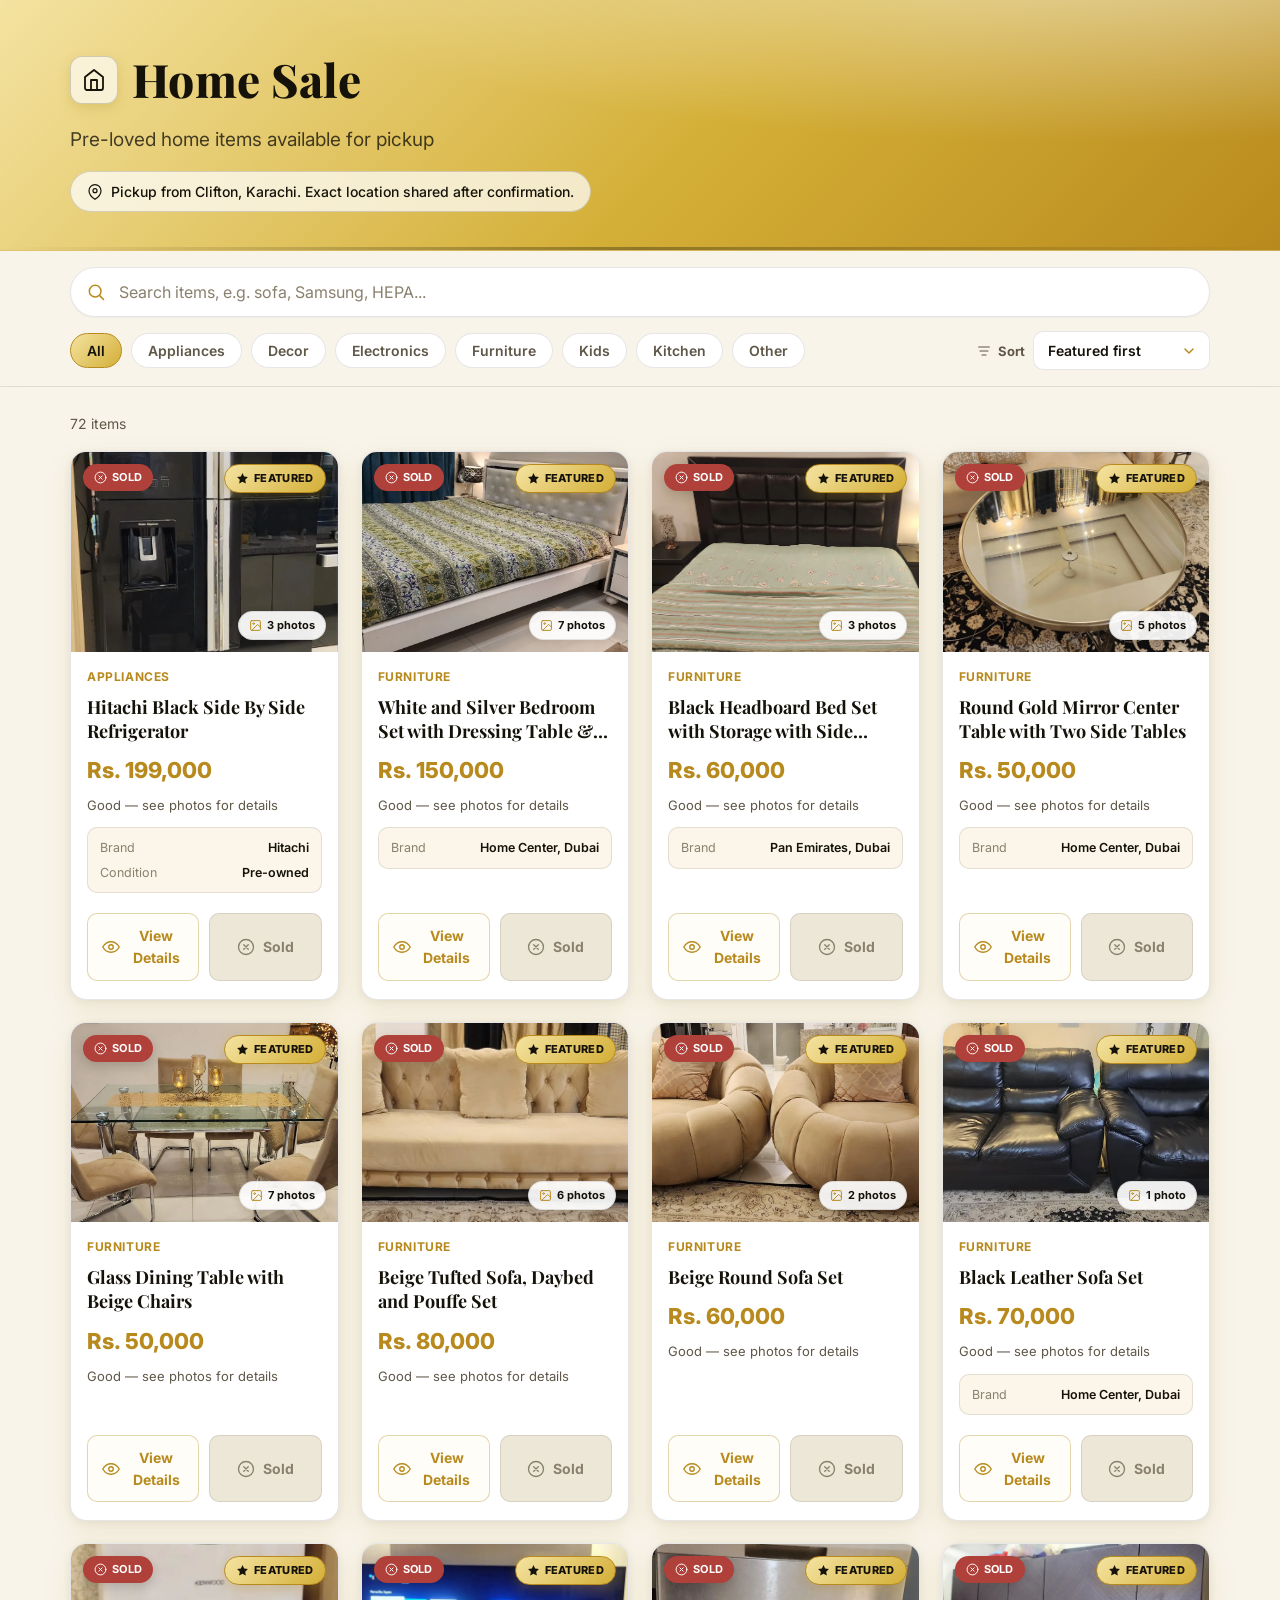
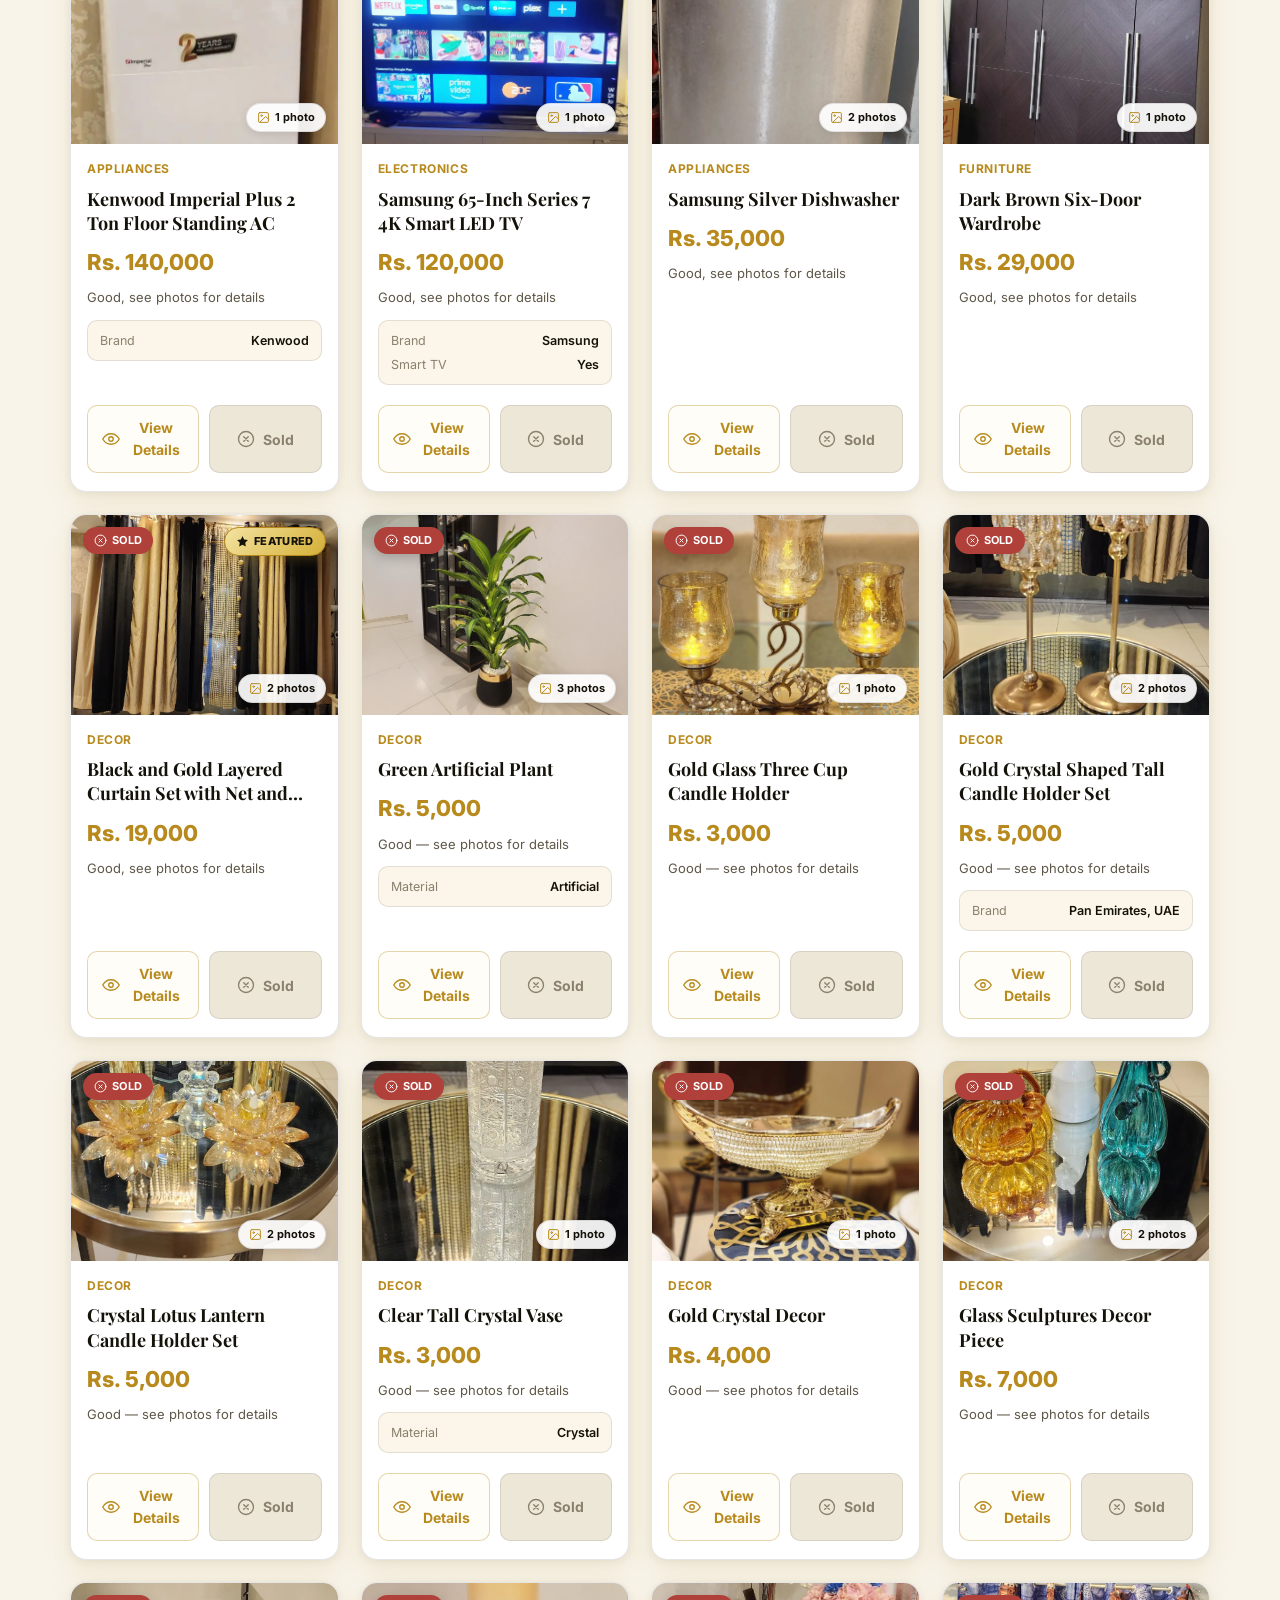
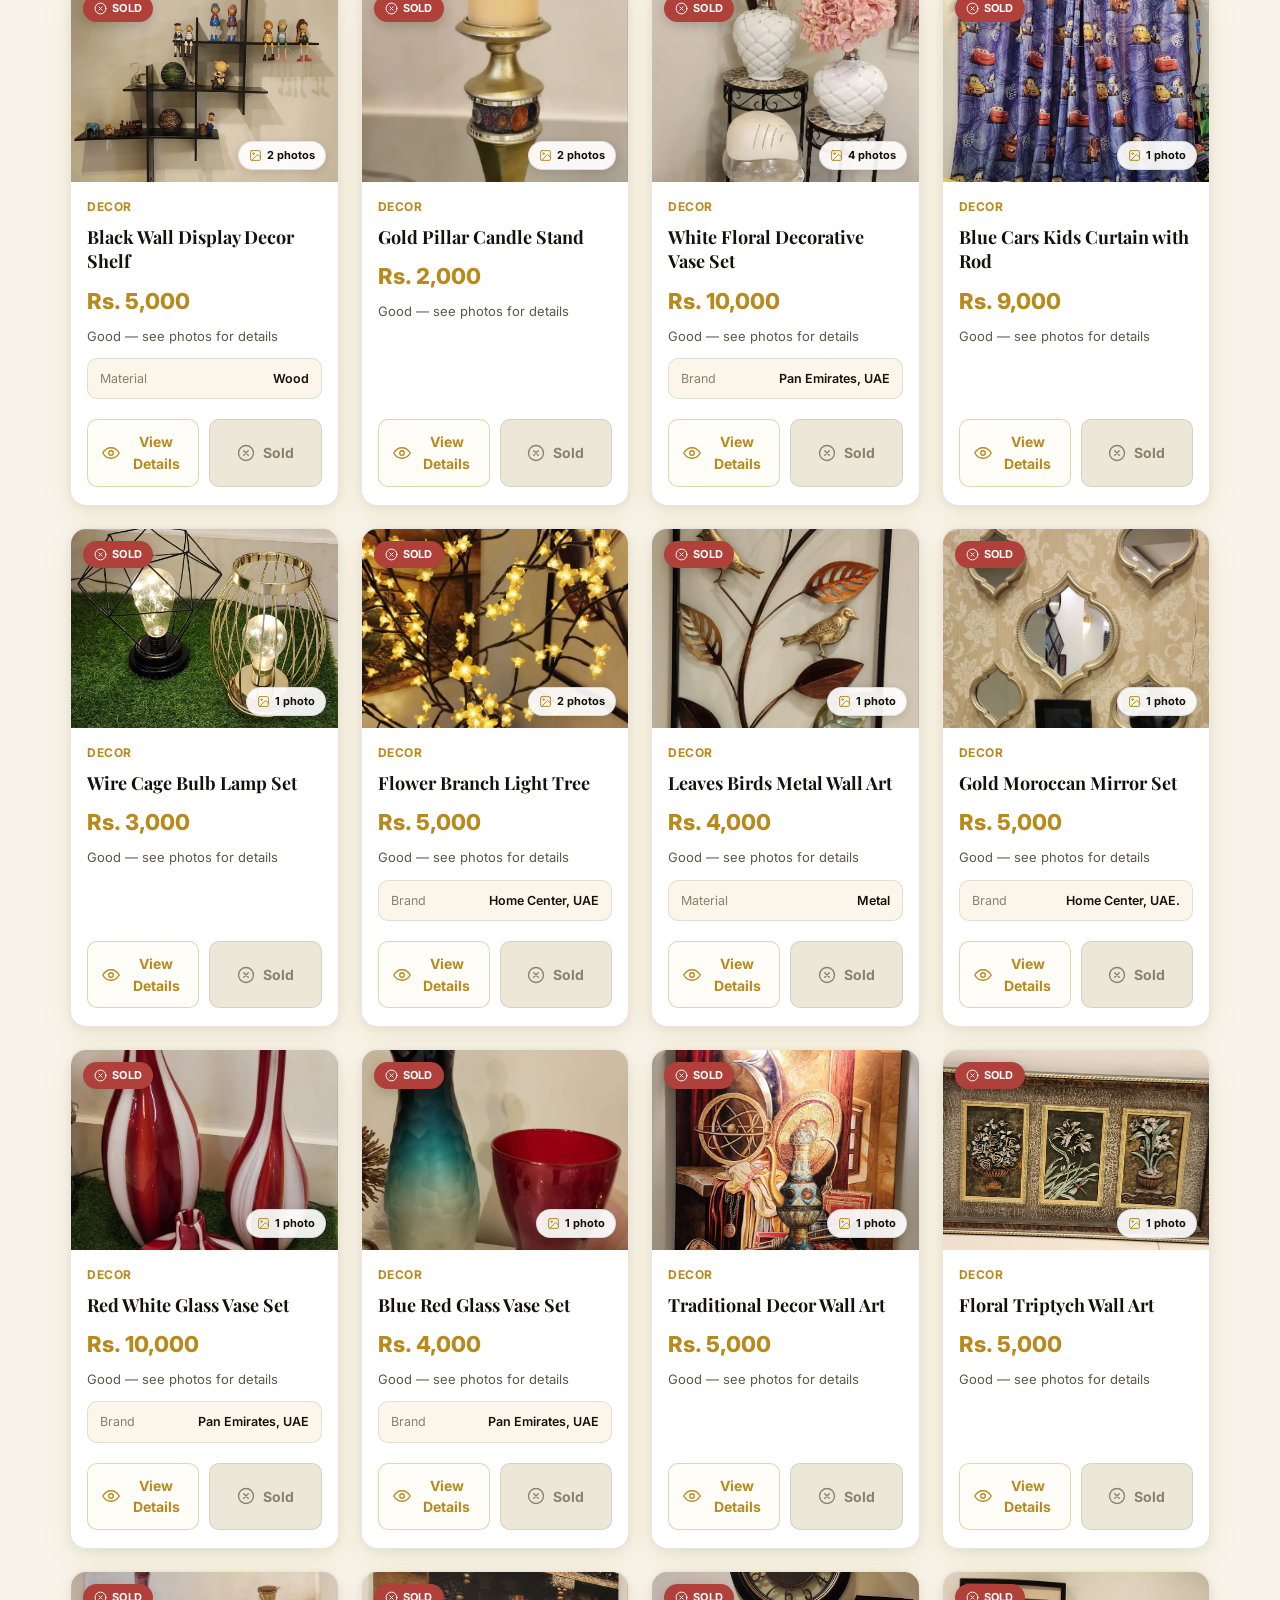
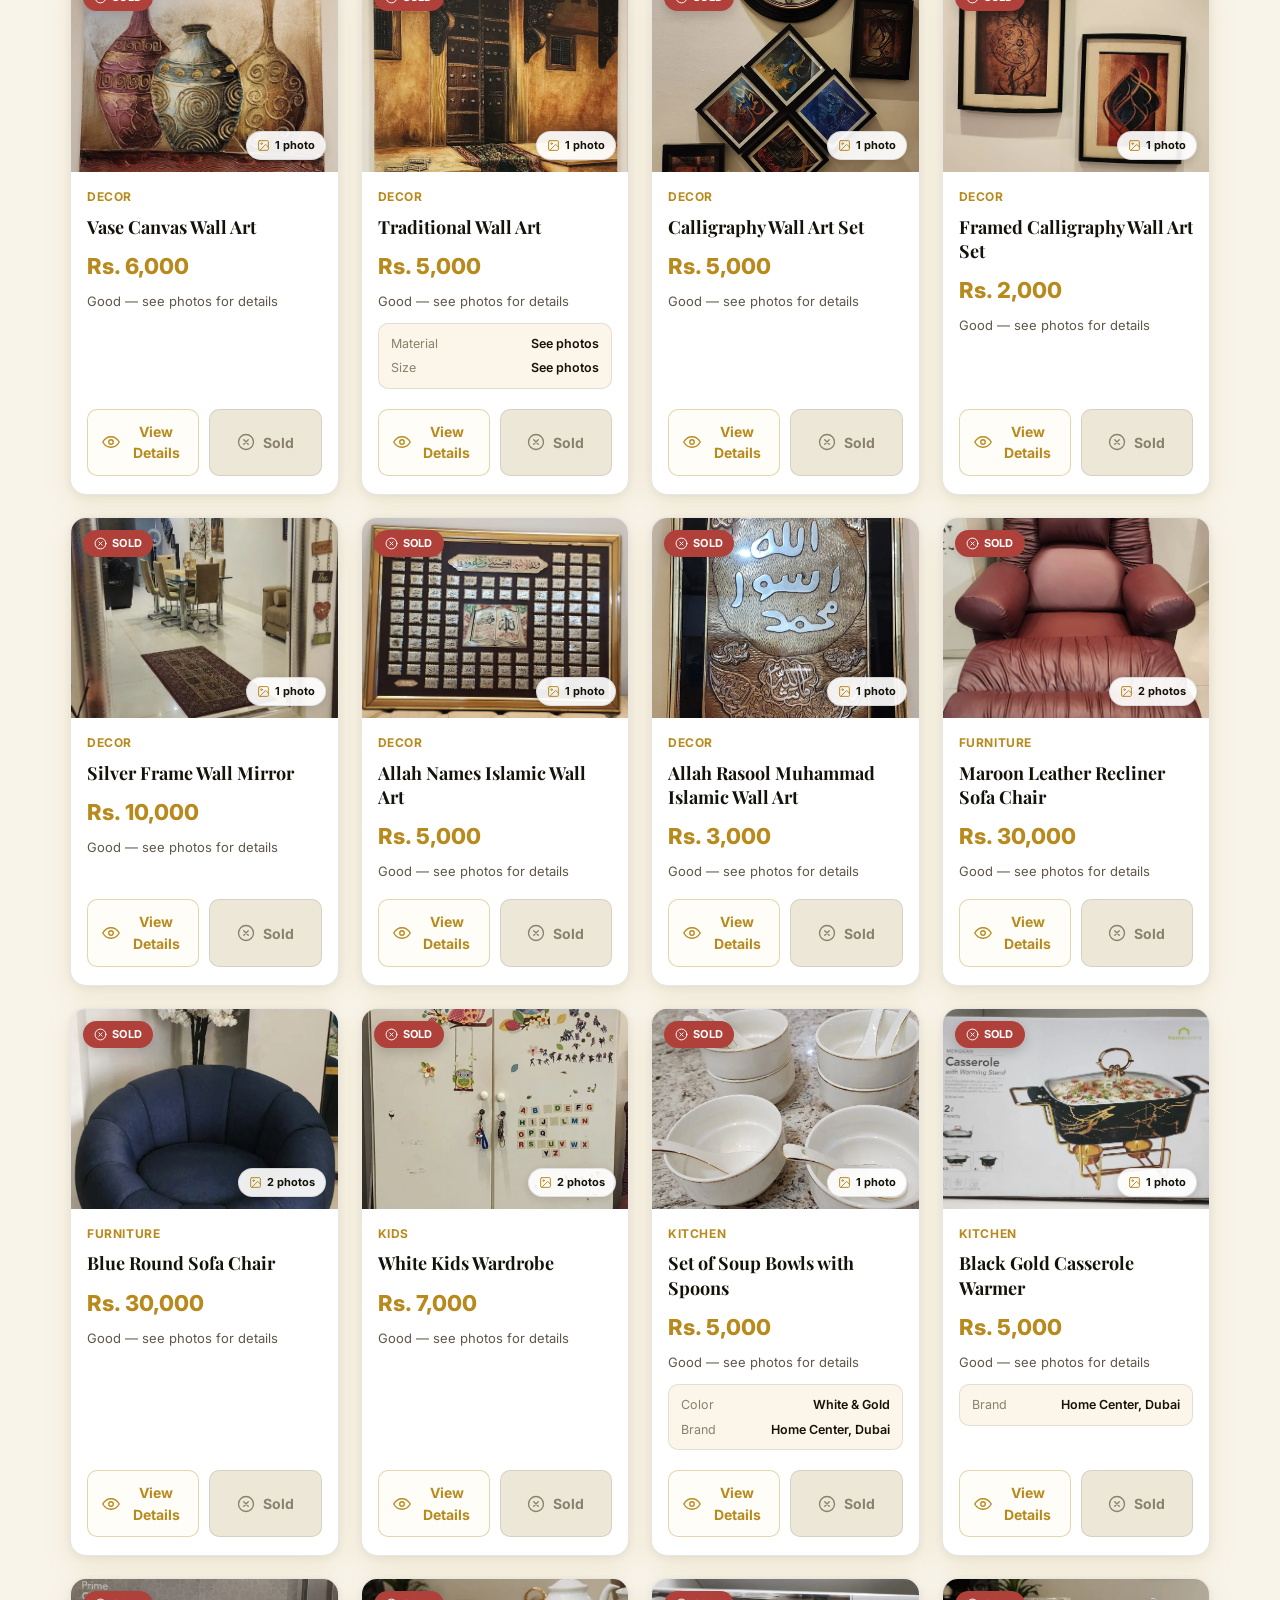
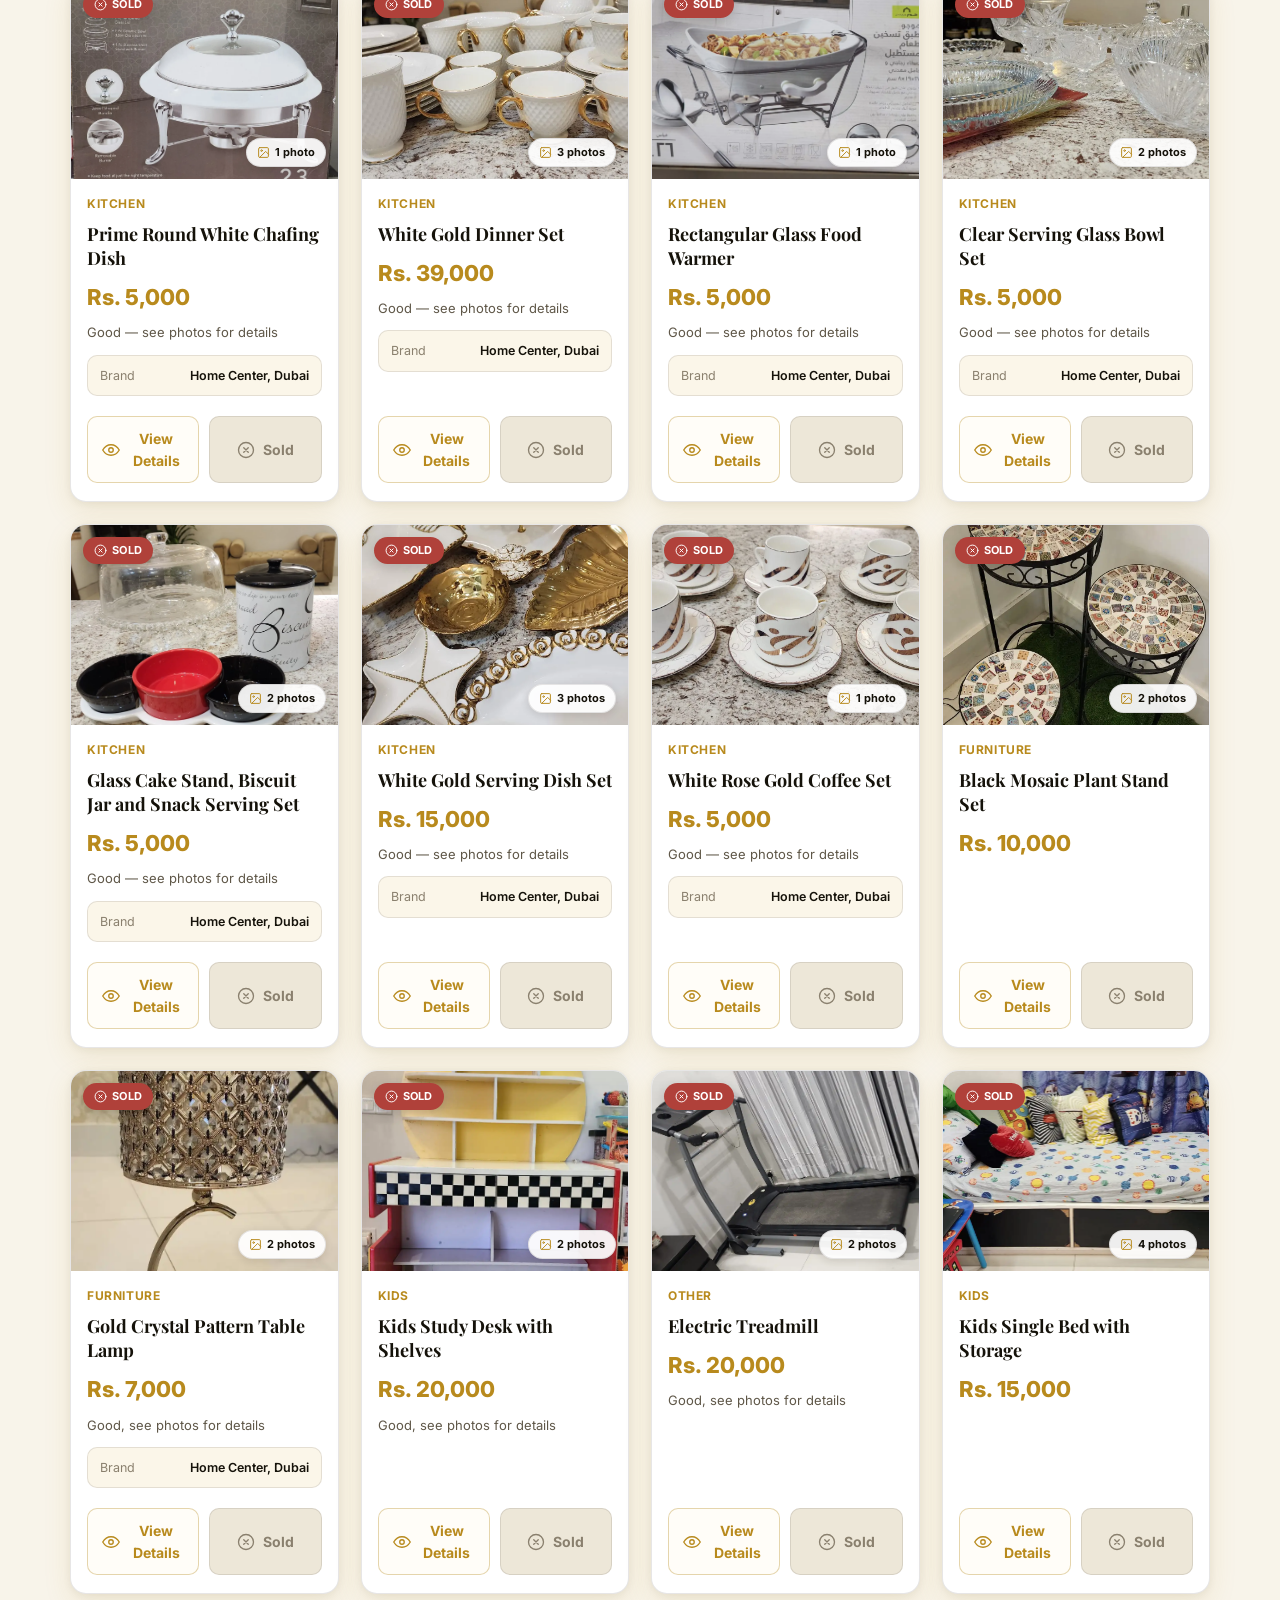
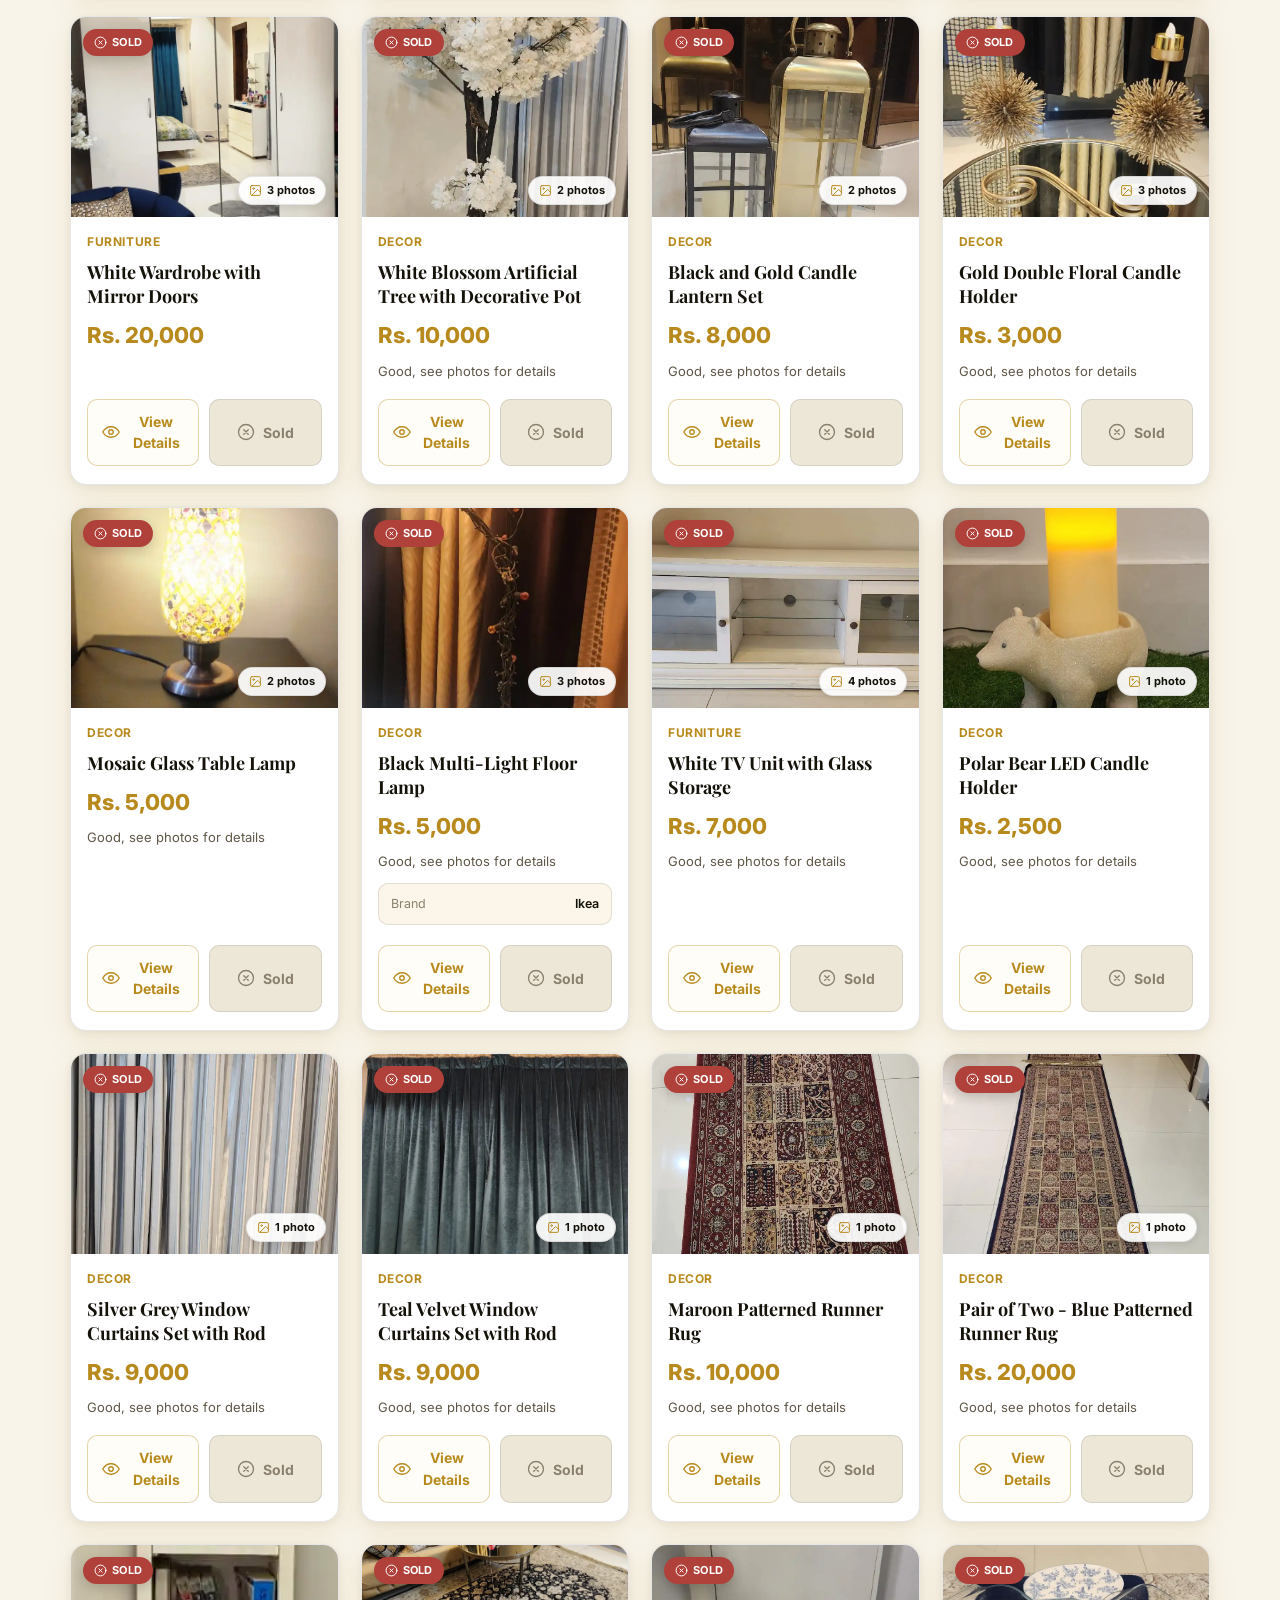
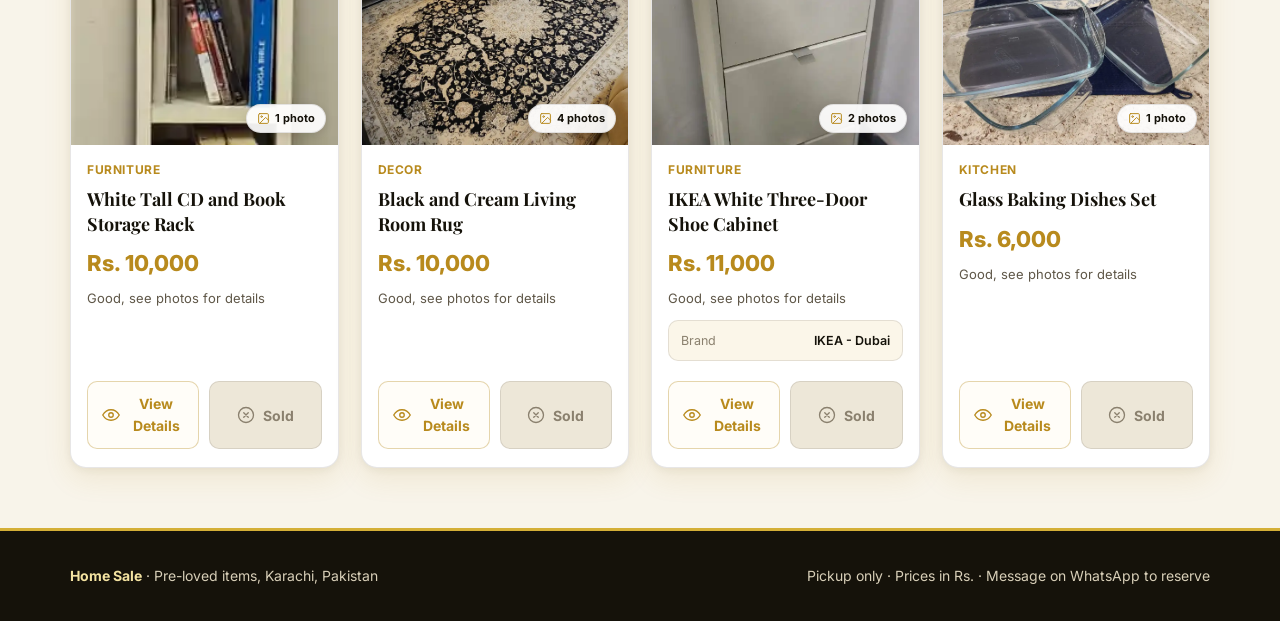
<file: index.html>
<!DOCTYPE html>
<html lang="en">
<head>
  <meta charset="UTF-8" />
  <meta name="viewport" content="width=device-width, initial-scale=1.0" />
  <title>Home Sale - Pre-loved home items in Karachi</title>
  <meta name="description" content="Pre-loved home items available for pickup in Karachi, Pakistan. Browse furniture, electronics, appliances and more." />
  <link rel="manifest" href="manifest.json" />
  <meta name="theme-color" content="#D4AF37" />
  <link rel="icon" href="images/icons/favicon.ico" sizes="any" />
  <link rel="icon" href="images/icons/icon-192.png" type="image/png" />
  <link rel="apple-touch-icon" href="images/icons/apple-touch-icon.png" />
  <meta name="apple-mobile-web-app-capable" content="yes" />
  <meta name="apple-mobile-web-app-status-bar-style" content="black-translucent" />
  <meta name="apple-mobile-web-app-title" content="Home Sale" />
  <meta name="mobile-web-app-capable" content="yes" />
  <link rel="preconnect" href="https://fonts.googleapis.com" />
  <link rel="preconnect" href="https://fonts.gstatic.com" crossorigin />
  <link href="https://fonts.googleapis.com/css2?family=Inter:wght@400;500;600;700&family=Playfair+Display:wght@600;700;800&display=swap" rel="stylesheet" />
  <link rel="stylesheet" href="styles.css" />
</head>
<body>
  <header class="site-header">
    <div class="container">
      <div class="brand-row">
        <span class="brand-badge"><svg class="icon" width="24" height="24" viewBox="0 0 24 24" fill="none" stroke="currentColor" stroke-width="1.8" stroke-linecap="round" stroke-linejoin="round" aria-hidden="true" focusable="false"><path d="M3 9l9-7 9 7v11a2 2 0 0 1-2 2H5a2 2 0 0 1-2-2z"/><path d="M9 22V12h6v10"/></svg></span>
        <h1 class="site-title">Home Sale</h1>
      </div>
      <p class="site-subtitle">Pre-loved home items available for pickup</p>
      <span class="pickup-note" id="pickupNote"><svg class="icon" width="16" height="16" viewBox="0 0 24 24" fill="none" stroke="currentColor" stroke-width="1.8" stroke-linecap="round" stroke-linejoin="round" aria-hidden="true" focusable="false"><path d="M21 10c0 7-9 13-9 13s-9-6-9-13a9 9 0 0 1 18 0z"/><circle cx="12" cy="10" r="3"/></svg> Pickup from Karachi. Exact location shared after confirmation.</span>
    </div>
  </header>

  <section class="controls">
    <div class="container">
      <div class="search-wrap">
        <span class="search-icon"><svg class="icon" width="20" height="20" viewBox="0 0 24 24" fill="none" stroke="currentColor" stroke-width="1.8" stroke-linecap="round" stroke-linejoin="round" aria-hidden="true" focusable="false"><circle cx="11" cy="11" r="7"/><line x1="21" y1="21" x2="16.65" y2="16.65"/></svg></span>
        <input type="search" id="searchInput" placeholder="Search items, e.g. sofa, Samsung, HEPA..." autocomplete="off" />
      </div>
      <div class="controls-row">
        <div class="category-filters" id="categoryFilters"></div>
        <div class="sort-wrap">
          <label for="sortSelect"><svg class="icon" width="16" height="16" viewBox="0 0 24 24" fill="none" stroke="currentColor" stroke-width="1.8" stroke-linecap="round" stroke-linejoin="round" aria-hidden="true" focusable="false"><path d="M4 6h16M6 12h12M9 18h6"/></svg> Sort</label>
          <select id="sortSelect">
            <option value="featured">Featured first</option>
            <option value="price-asc">Price: low to high</option>
            <option value="price-desc">Price: high to low</option>
            <option value="newest">Newest first</option>
            <option value="available">Available first</option>
          </select>
        </div>
      </div>
    </div>
  </section>

  <main class="container">
    <p class="results-meta" id="resultsMeta"></p>
    <div class="product-grid" id="productGrid">
      <div class="state-msg"><h3>Loading items...</h3></div>
    </div>
  </main>

  <footer class="site-footer">
    <div class="container footer-inner">
      <div><strong>Home Sale</strong> &middot; Pre-loved items, Karachi, Pakistan</div>
      <div>Pickup only &middot; Prices in Rs. &middot; Message on WhatsApp to reserve</div>
    </div>
  </footer>

  <script src="icons.js"></script>
  <script src="script.js"></script>
  <script>
    if ("serviceWorker" in navigator) {
      window.addEventListener("load", () => {
        navigator.serviceWorker.register("sw.js").catch(() => {});
      });
    }
  </script>
</body>
</html>
</file>
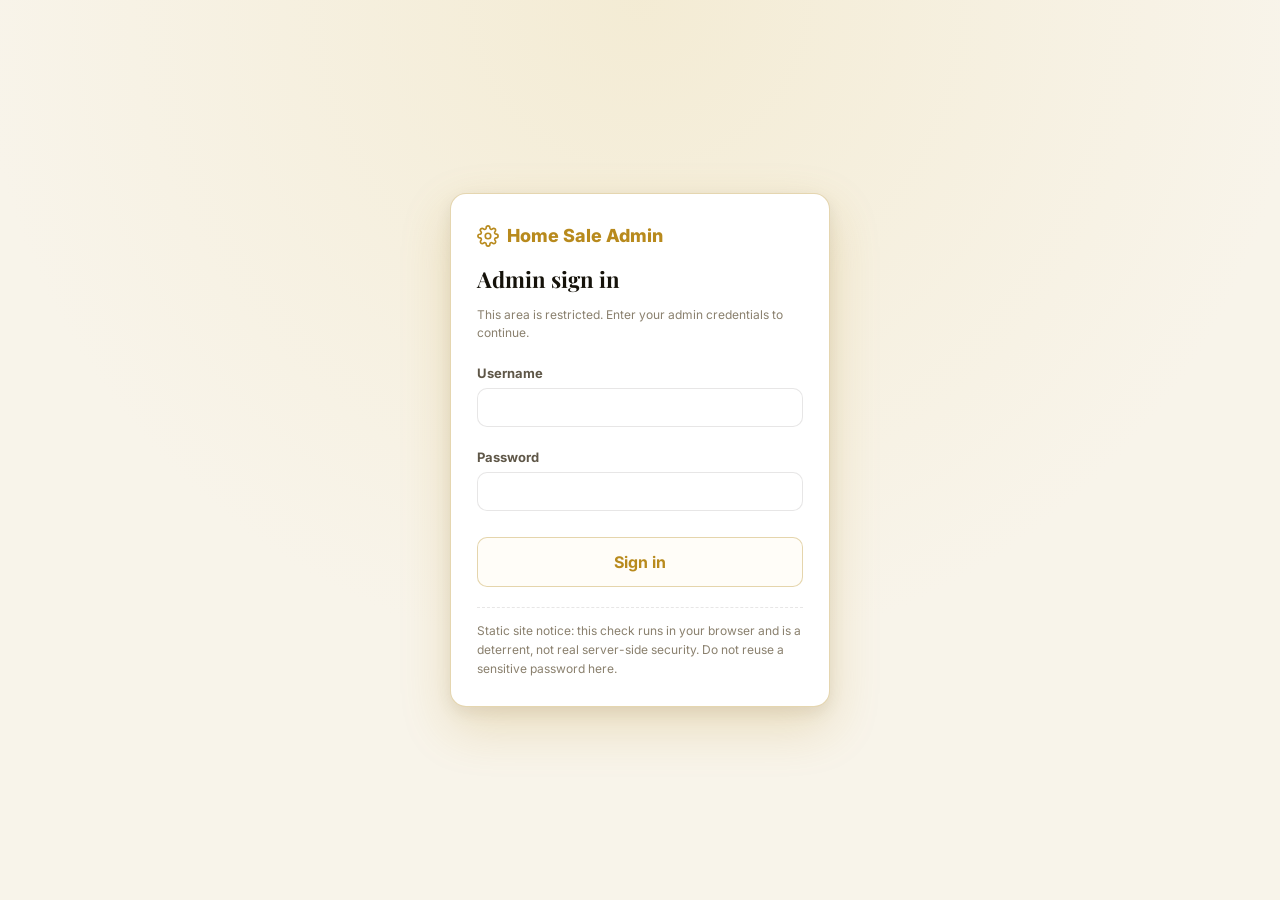
<file: admin.html>
<!DOCTYPE html>
<html lang="en">
<head>
  <meta charset="UTF-8" />
  <meta name="viewport" content="width=device-width, initial-scale=1.0" />
  <title>Home Sale Admin</title>
  <link rel="preconnect" href="https://fonts.googleapis.com" />
  <link rel="preconnect" href="https://fonts.gstatic.com" crossorigin />
  <link href="https://fonts.googleapis.com/css2?family=Inter:wght@400;500;600;700&family=Playfair+Display:wght@600;700;800&display=swap" rel="stylesheet" />
  <link rel="stylesheet" href="styles.css" />
</head>
<body class="admin-locked">
  <div class="admin-login-screen" id="adminLoginScreen">
    <form class="admin-login-box" id="adminLoginForm" autocomplete="off">
      <span class="brand-mini admin-login-brand"><svg class="icon" width="22" height="22" viewBox="0 0 24 24" fill="none" stroke="currentColor" stroke-width="1.8" stroke-linecap="round" stroke-linejoin="round" aria-hidden="true" focusable="false"><circle cx="12" cy="12" r="3"/><path d="M19.4 15a1.65 1.65 0 0 0 .33 1.82l.06.06a2 2 0 1 1-2.83 2.83l-.06-.06a1.65 1.65 0 0 0-1.82-.33 1.65 1.65 0 0 0-1 1.51V21a2 2 0 0 1-4 0v-.09A1.65 1.65 0 0 0 9 19.4a1.65 1.65 0 0 0-1.82.33l-.06.06a2 2 0 1 1-2.83-2.83l.06-.06a1.65 1.65 0 0 0 .33-1.82 1.65 1.65 0 0 0-1.51-1H3a2 2 0 0 1 0-4h.09A1.65 1.65 0 0 0 4.6 9a1.65 1.65 0 0 0-.33-1.82l-.06-.06a2 2 0 1 1 2.83-2.83l.06.06a1.65 1.65 0 0 0 1.82.33H9a1.65 1.65 0 0 0 1-1.51V3a2 2 0 0 1 4 0v.09a1.65 1.65 0 0 0 1 1.51 1.65 1.65 0 0 0 1.82-.33l.06-.06a2 2 0 1 1 2.83 2.83l-.06.06a1.65 1.65 0 0 0-.33 1.82V9a1.65 1.65 0 0 0 1.51 1H21a2 2 0 0 1 0 4h-.09a1.65 1.65 0 0 0-1.51 1z"/></svg> Home Sale Admin</span>
      <h1 class="admin-login-title">Admin sign in</h1>
      <p class="hint admin-login-hint">This area is restricted. Enter your admin credentials to continue.</p>
      <div class="field">
        <label for="admin_user">Username</label>
        <input type="text" id="admin_user" autocomplete="username" required />
      </div>
      <div class="field">
        <label for="admin_pass">Password</label>
        <input type="password" id="admin_pass" autocomplete="current-password" required />
      </div>
      <p class="admin-login-error hidden" id="adminLoginError">Incorrect username or password.</p>
      <button type="submit" class="btn btn-primary btn-lg admin-login-submit">Sign in</button>
      <p class="hint admin-login-note">Static site notice: this check runs in your browser and is a deterrent, not real server-side security. Do not reuse a sensitive password here.</p>
    </form>
  </div>

  <div id="adminApp">
  <div class="topbar">
    <div class="container topbar-inner">
      <span class="brand-mini"><svg class="icon" width="20" height="20" viewBox="0 0 24 24" fill="none" stroke="currentColor" stroke-width="1.8" stroke-linecap="round" stroke-linejoin="round" aria-hidden="true" focusable="false"><circle cx="12" cy="12" r="3"/><path d="M19.4 15a1.65 1.65 0 0 0 .33 1.82l.06.06a2 2 0 1 1-2.83 2.83l-.06-.06a1.65 1.65 0 0 0-1.82-.33 1.65 1.65 0 0 0-1 1.51V21a2 2 0 0 1-4 0v-.09A1.65 1.65 0 0 0 9 19.4a1.65 1.65 0 0 0-1.82.33l-.06.06a2 2 0 1 1-2.83-2.83l.06-.06a1.65 1.65 0 0 0 .33-1.82 1.65 1.65 0 0 0-1.51-1H3a2 2 0 0 1 0-4h.09A1.65 1.65 0 0 0 4.6 9a1.65 1.65 0 0 0-.33-1.82l-.06-.06a2 2 0 1 1 2.83-2.83l.06.06a1.65 1.65 0 0 0 1.82.33H9a1.65 1.65 0 0 0 1-1.51V3a2 2 0 0 1 4 0v.09a1.65 1.65 0 0 0 1 1.51 1.65 1.65 0 0 0 1.82-.33l.06-.06a2 2 0 1 1 2.83 2.83l-.06.06a1.65 1.65 0 0 0-.33 1.82V9a1.65 1.65 0 0 0 1.51 1H21a2 2 0 0 1 0 4h-.09a1.65 1.65 0 0 0-1.51 1z"/></svg> Home Sale Admin</span>
      <a class="btn btn-outline btn-sm" href="index.html" target="_blank" rel="noopener">View site <svg class="icon" width="15" height="15" viewBox="0 0 24 24" fill="none" stroke="currentColor" stroke-width="1.8" stroke-linecap="round" stroke-linejoin="round" aria-hidden="true" focusable="false"><path d="M18 13v6a2 2 0 0 1-2 2H5a2 2 0 0 1-2-2V8a2 2 0 0 1 2-2h6"/><path d="M15 3h6v6"/><path d="M10 14L21 3"/></svg></a>
    </div>
  </div>

  <main class="container admin-wrap">
    <div class="admin-header">
      <h1>Home Sale Admin</h1>
    </div>
    <div class="instruction-box">
      <strong>How this works:</strong> This admin editor works locally, behind a browser-only sign-in.
      After editing, export <code>items.json</code> and replace <code>data/items.json</code> in the
      project before publishing. No server, nothing is saved online.
    </div>

    <div class="readiness-panel panel panel-compact" id="readinessPanel">
      <div class="readiness-head">
        <h2>Real-data readiness</h2>
        <button type="button" class="btn btn-outline btn-sm" id="btnHideWarnings">Hide sample warnings for this session</button>
      </div>
      <div class="readiness-grid" id="readinessGrid"></div>
      <p class="hint readiness-note">This static admin validates image path format only — it cannot verify every file exists on disk. After exporting <code>items.json</code>, open the public catalog and product pages locally to confirm all images load.</p>
    </div>

    <div class="panel panel-compact replacement-workflow">
      <h2>Recommended replacement workflow</h2>
      <ol class="workflow-steps">
        <li>Duplicate a sample product close to your item category.</li>
        <li>Change title, price, status, condition, description, and specs.</li>
        <li>Replace image paths with real image paths.</li>
        <li>Set featured only for important items.</li>
        <li>Export <code>items.json</code>.</li>
        <li>Replace <code>data/items.json</code> in the project.</li>
      </ol>
      <p class="hint">Worksheet: <code>PRODUCT-DATA-TEMPLATE.md</code> · Photos: <code>IMAGE-GUIDE.md</code></p>
    </div>

    <div class="publish-checklist panel panel-compact">
      <h2>Before publishing</h2>
      <ul class="checklist">
        <li>Real photos copied into <code>images/</code> folders</li>
        <li>Image filenames lowercase with hyphens</li>
        <li>Product image paths updated</li>
        <li>Broken images checked on catalog and product pages</li>
        <li><code>items.json</code> exported from admin</li>
        <li><code>data/items.json</code> replaced in the project</li>
      </ul>
      <p class="hint">Full guide: <code>IMAGE-GUIDE.md</code></p>
    </div>

    <div class="admin-warnings hidden" id="adminWarnings" role="status"></div>

    <div class="status-message" id="statusMsg"></div>

    <!-- Site meta settings -->
    <div class="panel">
      <h2>Site settings</h2>
      <p class="hint meta-hint">
        WhatsApp number, pickup note, and currency come from <code>data/items.json</code> under
        <code>meta</code>. Edit here, then export and replace <code>data/items.json</code> before publishing.
        Product image paths must match files inside <code>images/&lt;category&gt;/</code> folders.
        After exporting, open the catalog and product pages locally to confirm all images load.
      </p>
      <div class="form-grid">
        <div class="field">
          <label for="meta_whatsapp">WhatsApp number</label>
          <input type="text" id="meta_whatsapp" placeholder="971500000000" autocomplete="off" />
          <p class="hint">International format, country code first, no + or spaces (e.g. 923001234567).</p>
          <p class="hint admin-inline-warn hidden" id="whatsappWarning">WhatsApp number is still placeholder. Replace it with your Pakistan WhatsApp number before publishing (e.g. 923001234567).</p>
        </div>
        <div class="field">
          <label for="meta_currency">Currency</label>
          <input type="text" id="meta_currency" placeholder="Rs." maxlength="8" autocomplete="off" />
          <p class="hint">Allowed: Rs., PKR, AED, USD. Default for this project: Rs.</p>
        </div>
        <div class="field full">
          <label for="meta_pickupNote">Pickup note</label>
          <textarea id="meta_pickupNote" rows="2" placeholder="Pickup from Karachi. Exact location shared after confirmation."></textarea>
        </div>
      </div>
      <button type="button" class="btn btn-primary btn-sm" id="btnSaveMeta">Save site settings</button>
    </div>

    <!-- Data actions -->
    <div class="panel">
      <h2>Data</h2>
      <div class="toolbar">
        <button class="btn btn-primary btn-sm" id="btnAdd"><svg class="icon" width="15" height="15" viewBox="0 0 24 24" fill="none" stroke="currentColor" stroke-width="1.8" stroke-linecap="round" stroke-linejoin="round" aria-hidden="true" focusable="false"><path d="M12 5v14M5 12h14"/></svg> Add new product</button>
        <button class="btn btn-accent btn-sm" id="btnExport"><svg class="icon" width="15" height="15" viewBox="0 0 24 24" fill="none" stroke="currentColor" stroke-width="1.8" stroke-linecap="round" stroke-linejoin="round" aria-hidden="true" focusable="false"><path d="M21 15v4a2 2 0 0 1-2 2H5a2 2 0 0 1-2-2v-4"/><path d="M7 10l5 5 5-5"/><path d="M12 15V3"/></svg> Export items.json</button>
        <button class="btn btn-outline btn-sm" id="btnImport"><svg class="icon" width="15" height="15" viewBox="0 0 24 24" fill="none" stroke="currentColor" stroke-width="1.8" stroke-linecap="round" stroke-linejoin="round" aria-hidden="true" focusable="false"><path d="M21 15v4a2 2 0 0 1-2 2H5a2 2 0 0 1-2-2v-4"/><path d="M17 8l-5-5-5 5"/><path d="M12 3v12"/></svg> Import JSON</button>
        <button class="btn btn-outline btn-sm" id="btnReset"><svg class="icon" width="15" height="15" viewBox="0 0 24 24" fill="none" stroke="currentColor" stroke-width="1.8" stroke-linecap="round" stroke-linejoin="round" aria-hidden="true" focusable="false"><path d="M23 4v6h-6"/><path d="M1 20v-6h6"/><path d="M3.51 9a9 9 0 0 1 14.85-3.36L23 10"/><path d="M1 14l4.64 4.36A9 9 0 0 0 20.49 15"/></svg> Reset changes</button>
        <input type="file" id="fileInput" accept="application/json,.json" hidden />
      </div>
      <p class="hint" id="draftHint"></p>
    </div>

    <!-- Filters -->
    <div class="panel">
      <h2>Products</h2>
      <div class="toolbar">
        <input type="search" class="grow" id="adminSearch" placeholder="Search products..." autocomplete="off" />
        <select id="adminCategory"><option value="All">All categories</option></select>
        <select id="adminStatus">
          <option value="All">All statuses</option>
          <option value="Available">Available</option>
          <option value="Reserved">Reserved</option>
          <option value="Sold">Sold</option>
        </select>
      </div>
      <div class="table-scroll">
        <table class="admin-table">
          <thead>
            <tr>
              <th>Image</th>
              <th>Title / ID</th>
              <th>Category</th>
              <th>Price (Rs.)</th>
              <th>Status</th>
              <th>Featured</th>
              <th>Actions</th>
            </tr>
          </thead>
          <tbody id="adminTableBody">
            <tr><td colspan="7">Loading...</td></tr>
          </tbody>
        </table>
      </div>
    </div>
  </main>

  <!-- Edit / Add modal -->
  <div class="modal-backdrop" id="modalBackdrop">
    <div class="modal">
      <div class="modal-head">
        <h2 id="modalTitle">Edit product</h2>
        <button class="link-btn" id="modalClose">Close <svg class="icon" width="16" height="16" viewBox="0 0 24 24" fill="none" stroke="currentColor" stroke-width="1.8" stroke-linecap="round" stroke-linejoin="round" aria-hidden="true" focusable="false"><path d="M18 6 6 18M6 6l12 12"/></svg></button>
      </div>
      <form id="productForm">
        <div class="form-grid">
          <div class="field">
            <label for="f_id">ID <span class="req">*</span></label>
            <input type="text" id="f_id" placeholder="auto-generated-from-title" readonly />
            <p class="hint">Generated automatically from title.</p>
          </div>
          <div class="field">
            <label>Title <span class="req">*</span></label>
            <input type="text" id="f_title" placeholder="e.g. 3-Seater Sofa" />
          </div>
          <div class="field">
            <label for="f_category">Category <span class="req">*</span></label>
            <select id="f_category" name="productCategory" aria-label="Product category" required>
              <option value="Appliances">Appliances</option>
              <option value="Decor">Decor</option>
              <option value="Electronics">Electronics</option>
              <option value="Furniture">Furniture</option>
              <option value="Kids">Kids</option>
              <option value="Kitchen">Kitchen</option>
              <option value="Other">Other</option>
            </select>
            <p class="hint">Choose the folder category for images and similar-item grouping.</p>
          </div>
          <div class="field">
            <label>Price (Rs.) <span class="req">*</span></label>
            <input type="number" id="f_price" min="0" step="1" placeholder="45000" />
            <p class="hint">Enter number only. The site will display Rs. automatically.</p>
          </div>
          <div class="field">
            <label>Status <span class="req">*</span></label>
            <select id="f_status">
              <option>Available</option>
              <option>Reserved</option>
              <option>Sold</option>
            </select>
            <p class="hint">Available items can receive WhatsApp inquiries. Sold closes inquiries.</p>
          </div>
          <div class="field">
            <label for="f_condition">Condition</label>
            <select id="f_condition"></select>
          </div>
          <div class="field">
            <label>Featured</label>
            <label class="checkbox-line">
              <input type="checkbox" id="f_featured" />
              <span>Show this product first on the homepage</span>
            </label>
          </div>
          <div class="field full">
            <label>Description</label>
            <textarea id="f_description" placeholder="Describe the item..."></textarea>
          </div>

          <div class="field full">
            <label>Images (paths)</label>
            <p class="hint img-helper-top">After copying real photos into the images folder, add the matching path here.</p>
            <div class="images-editor" id="imagesEditor"></div>
            <button type="button" class="link-btn" id="addImageBtn"><svg class="icon" width="16" height="16" viewBox="0 0 24 24" fill="none" stroke="currentColor" stroke-width="1.8" stroke-linecap="round" stroke-linejoin="round" aria-hidden="true" focusable="false"><path d="M12 5v14M5 12h14"/></svg> Add image path</button>
            <div class="helper-note">
              <p><strong>Image path format</strong></p>
              <p class="mono">images/furniture/sofa-003-beige-tufted-01.webp<br>images/furniture/sofa-003-beige-tufted-02.webp</p>
              <ul>
                <li>Use lowercase file names.</li>
                <li>Use hyphens instead of spaces.</li>
                <li>Place images inside the correct category folder.</li>
                <li>Add one image path per row — preview updates as you type.</li>
                <li>See <code>IMAGE-GUIDE.md</code> for full workflow.</li>
              </ul>
            </div>
          </div>

          <div class="field full">
            <label>Specifications</label>
            <p class="hint">Add at least one spec buyers care about. See <code>PRODUCT-DATA-TEMPLATE.md</code> for category examples.</p>
            <div class="specs-editor" id="specsEditor"></div>
            <button type="button" class="link-btn" id="addSpecBtn"><svg class="icon" width="16" height="16" viewBox="0 0 24 24" fill="none" stroke="currentColor" stroke-width="1.8" stroke-linecap="round" stroke-linejoin="round" aria-hidden="true" focusable="false"><path d="M12 5v14M5 12h14"/></svg> Add spec</button>
          </div>
        </div>

        <div class="product-cta">
          <button type="submit" class="btn btn-primary btn-lg">Save product</button>
          <button type="button" class="btn btn-outline btn-lg" id="modalCancel">Cancel</button>
        </div>
      </form>
    </div>
  </div>
  </div>

  <script src="icons.js"></script>
  <script src="admin-auth.js"></script>
  <script src="admin.js"></script>
</body>
</html>
</file>
<file: styles.css>
:root {
  /* Light luxury base */
  --bg: #F8F4EA;
  --surface: #FFFFFF;
  --surface-2: #FFFDF8;
  --elev: #FBF6E9;

  /* Gold system */
  --gold: #D4AF37;
  --gold-deep: #B88A1D;
  --gold-soft: #F4E3A1;
  --champagne: #EAD28A;
  --gold-tint: rgba(212, 175, 55, 0.12);
  --gold-tint-2: rgba(212, 175, 55, 0.20);

  /* Ink / text */
  --ink: #15120A;
  --muted: #5F5748;
  --muted-2: #8A806E;

  /* Borders + shadows */
  --line: rgba(21, 18, 10, 0.10);
  --line-soft: rgba(21, 18, 10, 0.08);
  --line-gold: rgba(180, 138, 29, 0.35);
  --gold-shadow: rgba(180, 138, 29, 0.18);

  /* Status */
  --available: #3E8E5A;
  --reserved: #C99A2E;
  --sold: #B0413A;

  --whatsapp: linear-gradient(135deg, #F4E3A1 0%, #D4AF37 60%, #B88A1D 100%);

  --shadow: 0 10px 28px rgba(180, 138, 29, 0.12), 0 2px 8px rgba(21, 18, 10, 0.06);
  --shadow-lg: 0 20px 50px rgba(180, 138, 29, 0.22), 0 6px 16px rgba(21, 18, 10, 0.08);
  --radius: 16px;
  --radius-sm: 10px;
  --maxw: 1180px;
  --font-heading: "Playfair Display", Georgia, "Times New Roman", serif;
  --font-body: "Inter", Arial, sans-serif;
}

* { box-sizing: border-box; }

html { scroll-behavior: smooth; }

body {
  margin: 0;
  font-family: var(--font-body);
  color: var(--ink);
  background: var(--bg);
  line-height: 1.55;
  -webkit-font-smoothing: antialiased;
  overflow-x: clip;
}

img { display: block; max-width: 100%; }
a { color: inherit; text-decoration: none; }
button { font-family: var(--font-body); cursor: pointer; }

h1, h2, h3 {
  font-family: var(--font-heading);
  font-weight: 700;
}

.container {
  width: 100%;
  max-width: var(--maxw);
  margin: 0 auto;
  padding: 0 20px;
}

/* ---------- Icons ---------- */
.icon {
  display: inline-block;
  vertical-align: middle;
  flex: 0 0 auto;
}

/* ---------- Header / hero ---------- */
.site-header {
  position: relative;
  background:
    radial-gradient(120% 140% at 85% -20%, rgba(255, 255, 255, 0.55), transparent 55%),
    linear-gradient(135deg, #F4E3A1 0%, #D4AF37 55%, #B88A1D 100%);
  color: var(--ink);
  padding: 44px 0 38px;
  overflow: hidden;
  border-bottom: 1px solid var(--line-gold);
}
.site-header::after {
  content: "";
  position: absolute;
  left: 0;
  bottom: 0;
  width: 100%;
  height: 3px;
  background: linear-gradient(90deg, transparent, #15120A, transparent);
  opacity: 0.35;
}
.brand-row {
  display: flex;
  align-items: center;
  gap: 14px;
  margin-bottom: 10px;
}
.brand-badge {
  display: inline-flex;
  align-items: center;
  justify-content: center;
  width: 48px;
  height: 48px;
  border-radius: 12px;
  background: rgba(255, 255, 255, 0.65);
  border: 1px solid rgba(21, 18, 10, 0.18);
  color: #15120A;
  box-shadow: 0 4px 12px rgba(180, 138, 29, 0.25);
}
.site-title {
  margin: 0;
  font-family: var(--font-heading);
  font-size: clamp(30px, 5vw, 46px);
  font-weight: 800;
  letter-spacing: 0.3px;
  color: #15120A;
}
.site-subtitle {
  margin: 4px 0 16px;
  font-size: clamp(15px, 2.6vw, 19px);
  color: rgba(21, 18, 10, 0.78);
  max-width: 640px;
}
.pickup-note {
  display: inline-flex;
  align-items: center;
  gap: 8px;
  background: rgba(255, 255, 255, 0.72);
  border: 1px solid rgba(21, 18, 10, 0.16);
  color: #15120A;
  padding: 9px 16px;
  border-radius: 999px;
  font-size: 14px;
  font-weight: 500;
}

/* ---------- Controls ---------- */
.controls {
  position: sticky;
  top: 0;
  z-index: 20;
  background: rgba(248, 244, 234, 0.92);
  backdrop-filter: blur(10px);
  border-bottom: 1px solid var(--line);
  padding: 16px 0;
  margin-bottom: 26px;
}
.search-wrap { position: relative; margin-bottom: 14px; }
.search-wrap .search-icon {
  position: absolute;
  left: 16px;
  top: 50%;
  transform: translateY(-50%);
  color: var(--gold-deep);
  display: inline-flex;
  pointer-events: none;
}
#searchInput {
  width: 100%;
  padding: 14px 16px 14px 48px;
  font-size: 16px;
  color: var(--ink);
  border: 1px solid var(--line);
  border-radius: 999px;
  background: var(--surface);
  outline: none;
  box-shadow: 0 1px 2px rgba(21, 18, 10, 0.04);
  transition: border-color .2s, box-shadow .2s;
}
#searchInput::placeholder { color: var(--muted-2); }
#searchInput:focus {
  border-color: var(--gold);
  box-shadow: 0 0 0 4px var(--gold-tint);
}
.controls-row {
  display: flex;
  flex-wrap: wrap;
  gap: 12px;
  align-items: center;
  justify-content: space-between;
}
.category-filters {
  display: flex;
  flex-wrap: wrap;
  gap: 9px;
  flex: 1;
}
.chip {
  border: 1px solid var(--line);
  background: var(--surface);
  color: var(--muted);
  padding: 8px 16px;
  border-radius: 999px;
  font-size: 14px;
  font-weight: 600;
  transition: all .18s ease;
  white-space: nowrap;
}
.chip:hover { border-color: var(--gold); color: var(--gold-deep); }
.chip.active {
  background: linear-gradient(135deg, var(--gold-soft), var(--gold));
  border-color: var(--gold-deep);
  color: #15120A;
}
.sort-wrap {
  display: flex;
  align-items: center;
  gap: 8px;
  white-space: nowrap;
}
.sort-wrap label {
  display: inline-flex;
  align-items: center;
  gap: 6px;
  font-size: 13px;
  font-weight: 700;
  color: var(--muted);
}
.sort-wrap select {
  width: auto;
  min-width: 160px;
  padding: 10px 40px 10px 14px;
  border-radius: var(--radius-sm);
  font-weight: 600;
  font-size: 14px;
}

.results-meta {
  color: var(--muted);
  font-size: 14px;
  margin: 0 0 16px;
}

/* ---------- Product grid ---------- */
.product-grid {
  display: grid;
  grid-template-columns: repeat(auto-fill, minmax(260px, 1fr));
  gap: 22px;
  padding-bottom: 60px;
}
.card {
  background: var(--surface);
  border: 1px solid var(--line);
  border-radius: var(--radius);
  overflow: hidden;
  display: flex;
  flex-direction: column;
  box-shadow: var(--shadow);
  transition: transform .22s ease, box-shadow .22s ease, border-color .22s ease;
}
.card:hover {
  transform: translateY(-6px);
  box-shadow: var(--shadow-lg);
  border-color: var(--line-gold);
}
.card-media {
  position: relative;
  aspect-ratio: 4 / 3;
  background: #F1ECDD;
  cursor: pointer;
  overflow: hidden;
}
.card-media img {
  width: 100%;
  height: 100%;
  object-fit: cover;
  object-position: center;
  display: block;
  transition: transform .35s ease;
}
.card-photo-count {
  position: absolute;
  bottom: 12px;
  right: 12px;
  display: inline-flex;
  align-items: center;
  gap: 5px;
  padding: 5px 10px;
  border-radius: 999px;
  font-size: 11px;
  font-weight: 700;
  color: var(--ink);
  background: rgba(255, 255, 255, 0.92);
  border: 1px solid var(--line);
  box-shadow: 0 2px 8px rgba(21, 18, 10, 0.12);
}
.card-photo-count .icon { color: var(--gold-deep); flex-shrink: 0; }
.card:hover .card-media img { transform: scale(1.05); }

.status-badge {
  position: absolute;
  top: 12px;
  left: 12px;
  display: inline-flex;
  align-items: center;
  gap: 5px;
  padding: 5px 11px;
  border-radius: 999px;
  font-size: 11px;
  font-weight: 700;
  color: #fff;
  letter-spacing: .3px;
  text-transform: uppercase;
  box-shadow: 0 4px 12px rgba(21,18,10,.18);
}
.status-available { background: var(--available); }
.status-reserved { background: var(--reserved); }
.status-sold { background: var(--sold); }

.featured-tag {
  position: absolute;
  top: 12px;
  right: 12px;
  display: inline-flex;
  align-items: center;
  gap: 5px;
  padding: 5px 11px;
  border-radius: 999px;
  font-size: 11px;
  font-weight: 800;
  letter-spacing: .3px;
  text-transform: uppercase;
  color: #15120A;
  background: linear-gradient(135deg, var(--gold-soft), var(--gold));
  border: 1px solid var(--gold-deep);
  box-shadow: 0 4px 12px rgba(180,138,29,.28);
}

.card-body {
  padding: 16px 16px 18px;
  display: flex;
  flex-direction: column;
  gap: 8px;
  flex: 1;
}
.card-category {
  font-size: 12px;
  font-weight: 700;
  color: var(--gold-deep);
  text-transform: uppercase;
  letter-spacing: .6px;
}
.card-title {
  margin: 0;
  font-family: var(--font-heading);
  font-size: 18px;
  font-weight: 700;
  line-height: 1.35;
  cursor: pointer;
  color: var(--ink);
  overflow-wrap: anywhere;
  display: -webkit-box;
  -webkit-line-clamp: 2;
  -webkit-box-orient: vertical;
  overflow: hidden;
}
.card-title:hover { color: var(--gold-deep); }
.card-condition {
  font-size: 13px;
  color: var(--muted);
  margin: 0;
}
.card-price {
  font-size: 22px;
  font-weight: 800;
  margin-top: 2px;
  color: var(--gold-deep);
  font-family: var(--font-body);
}
.card-price .cur { font-size: 14px; color: var(--muted); font-weight: 700; }
.card-specs {
  list-style: none;
  margin: 4px 0 2px;
  padding: 10px 12px;
  display: grid;
  gap: 5px;
  background: var(--elev);
  border: 1px solid var(--line);
  border-radius: 10px;
  font-size: 12.5px;
}
.card-specs li {
  display: flex;
  justify-content: space-between;
  gap: 10px;
}
.card-specs li span { color: var(--muted-2); }
.card-specs li strong {
  color: var(--ink);
  font-weight: 600;
  text-align: right;
  overflow: hidden;
  text-overflow: ellipsis;
  white-space: nowrap;
  max-width: 60%;
}
.card-actions {
  display: flex;
  gap: 10px;
  margin-top: auto;
  padding-top: 10px;
}

/* ---------- Buttons ---------- */
.btn {
  border: none;
  border-radius: var(--radius-sm);
  padding: 11px 14px;
  font-size: 14px;
  font-weight: 700;
  display: inline-flex;
  align-items: center;
  justify-content: center;
  gap: 8px;
  transition: transform .12s ease, background .2s ease, border-color .2s, color .2s, box-shadow .2s;
  flex: 1;
  text-align: center;
}
.btn:active { transform: scale(.97); }
.btn svg { width: 18px; height: 18px; }

.btn-primary {
  background: var(--surface-2);
  color: var(--gold-deep);
  border: 1px solid var(--line-gold);
}
.btn-primary:hover {
  background: var(--gold-tint);
  border-color: var(--gold);
  color: var(--gold-deep);
}
.btn-outline {
  background: transparent;
  color: var(--muted);
  border: 1px solid var(--line);
}
.btn-outline:hover { border-color: var(--gold); color: var(--gold-deep); }
.btn-whatsapp {
  background: var(--whatsapp);
  color: #15120A;
  box-shadow: 0 4px 14px rgba(180, 138, 29, 0.28);
}
.btn-whatsapp:hover { filter: brightness(1.05); }
.btn-disabled,
.btn:disabled {
  background: #EDE7D8 !important;
  color: var(--muted-2) !important;
  border: 1px solid var(--line) !important;
  cursor: not-allowed;
  pointer-events: none;
  box-shadow: none !important;
}
.btn-lg { padding: 14px 22px; font-size: 16px; }
.btn-lg svg { width: 20px; height: 20px; }

/* ---------- Empty / error states ---------- */
.state-msg {
  grid-column: 1 / -1;
  text-align: center;
  padding: 60px 20px;
  color: var(--muted);
}
.state-msg h3 { color: var(--ink); margin: 0 0 8px; }

/* ---------- Footer (premium dark contrast strip) ---------- */
.site-footer {
  background: #15120A;
  color: #D8CFB8;
  padding: 34px 0;
  font-size: 14px;
  border-top: 3px solid var(--gold);
}
.site-footer strong { color: var(--gold-soft); }
.footer-inner {
  display: flex;
  flex-wrap: wrap;
  gap: 10px 26px;
  justify-content: space-between;
  align-items: center;
}

/* ---------- Topbar (product/admin) ---------- */
.topbar {
  background: var(--surface);
  border-bottom: 1px solid var(--line);
  padding: 14px 0;
  position: sticky;
  top: 0;
  z-index: 20;
  box-shadow: 0 1px 0 rgba(21,18,10,0.03);
}
.topbar-inner {
  display: flex;
  align-items: center;
  justify-content: space-between;
  gap: 12px;
}
.brand-mini {
  font-weight: 800;
  font-size: 18px;
  color: var(--gold-deep);
  display: inline-flex;
  align-items: center;
  gap: 8px;
}

/* ---------- Product page ---------- */
.product-layout {
  display: grid;
  grid-template-columns: 1fr;
  gap: 36px;
  padding: 32px 0 24px;
}
@media (min-width: 880px) {
  .product-layout { grid-template-columns: 1.05fr 1fr; align-items: start; }
}

.gallery-main {
  position: relative;
  aspect-ratio: 4 / 3;
  background: var(--surface-2);
  border: 1px solid var(--line);
  border-radius: var(--radius);
  overflow: hidden;
  box-shadow: var(--shadow);
  cursor: zoom-in;
}
.gallery-main img {
  width: 100%;
  height: 100%;
  object-fit: contain;
  object-position: center;
  display: block;
}
.gallery-count {
  display: inline-flex;
  align-items: center;
  gap: 7px;
  margin: 10px 0 0;
  font-size: 13px;
  font-weight: 600;
  color: var(--muted);
}
.gallery-count .icon { color: var(--gold-deep); flex-shrink: 0; }
.zoom-hint {
  position: absolute;
  bottom: 12px;
  right: 12px;
  display: inline-flex;
  align-items: center;
  gap: 6px;
  background: rgba(255,255,255,0.85);
  border: 1px solid var(--line);
  color: var(--gold-deep);
  font-size: 12px;
  font-weight: 600;
  padding: 6px 12px;
  border-radius: 999px;
}
.thumbs {
  display: flex;
  gap: 10px;
  margin-top: 12px;
  flex-wrap: wrap;
}
.thumb {
  width: 72px;
  height: 72px;
  flex: 0 0 72px;
  border-radius: 10px;
  overflow: hidden;
  border: 2px solid var(--line);
  cursor: pointer;
  background: #F1ECDD;
  transition: border-color .18s;
}
.thumb img {
  width: 100%;
  height: 100%;
  object-fit: cover;
  object-position: center;
  display: block;
}
.thumb.active { border-color: var(--gold); }

.product-info h1 {
  margin: 0 0 6px;
  font-family: var(--font-heading);
  font-size: clamp(24px, 4vw, 34px);
  font-weight: 800;
  letter-spacing: -0.3px;
  color: var(--ink);
  overflow-wrap: anywhere;
}
.product-meta-row {
  display: flex;
  align-items: center;
  flex-wrap: wrap;
  gap: 12px;
  margin-bottom: 16px;
}
.pill-category {
  font-size: 12px;
  font-weight: 700;
  color: var(--gold-deep);
  background: var(--gold-tint);
  border: 1px solid var(--line-gold);
  padding: 5px 12px;
  border-radius: 999px;
  text-transform: uppercase;
  letter-spacing: .5px;
}
.status-inline {
  display: inline-flex;
  align-items: center;
  gap: 6px;
  padding: 5px 12px;
  border-radius: 999px;
  font-size: 12px;
  font-weight: 700;
  color: #fff;
  text-transform: uppercase;
}

/* Price card */
.price-card {
  background: linear-gradient(180deg, var(--surface) 0%, var(--surface-2) 100%);
  border: 1px solid var(--line-gold);
  border-radius: var(--radius);
  box-shadow: var(--shadow);
  padding: 18px 18px 16px;
  margin: 6px 0 20px;
}
.product-price {
  font-size: 32px;
  font-weight: 800;
  margin: 0 0 12px;
  color: var(--gold-deep);
  font-family: var(--font-body);
}
.product-price .cur { font-size: 18px; color: var(--muted); }
.price-card-cta .btn { width: 100%; }
.price-card-note {
  display: flex;
  align-items: center;
  gap: 8px;
  margin: 12px 0 0;
  font-size: 13px;
  color: var(--gold-deep);
}

.section-block { margin: 22px 0; }
.section-block h2 {
  font-size: 14px;
  font-family: var(--font-heading);
  text-transform: uppercase;
  letter-spacing: .6px;
  color: var(--gold-deep);
  margin: 0 0 8px;
}
.section-block p { margin: 0; color: var(--ink); }

.specs-table {
  width: 100%;
  border-collapse: collapse;
  border: 1px solid var(--line);
  border-radius: var(--radius-sm);
  overflow: hidden;
}
.specs-table td {
  padding: 11px 14px;
  border-bottom: 1px solid var(--line);
  font-size: 14px;
  color: var(--ink);
}
.specs-table tr:last-child td { border-bottom: none; }
.specs-table td:first-child {
  font-weight: 700;
  color: var(--muted);
  width: 42%;
  background: var(--elev);
}

.product-cta {
  display: flex;
  gap: 12px;
  flex-wrap: wrap;
  margin-top: 8px;
}
.product-cta .btn { flex: 1 1 200px; }

/* Similar items */
.similar-section {
  border-top: 1px solid var(--line);
  padding: 32px 0 64px;
}
.similar-heading {
  font-size: 20px;
  font-family: var(--font-heading);
  font-weight: 800;
  margin: 0 0 18px;
  color: var(--ink);
}
.similar-grid {
  display: grid;
  grid-template-columns: repeat(auto-fill, minmax(180px, 1fr));
  gap: 18px;
}
.similar-card {
  background: var(--surface);
  border: 1px solid var(--line);
  border-radius: var(--radius);
  overflow: hidden;
  box-shadow: var(--shadow);
  transition: transform .2s ease, box-shadow .2s ease, border-color .2s;
}
.similar-card:hover {
  transform: translateY(-4px);
  box-shadow: var(--shadow-lg);
  border-color: var(--line-gold);
}
.similar-media {
  position: relative;
  aspect-ratio: 4 / 3;
  background: #F1ECDD;
  overflow: hidden;
}
.similar-media img {
  width: 100%;
  height: 100%;
  object-fit: cover;
  object-position: center;
  display: block;
}
.similar-body { padding: 12px 14px 14px; }
.similar-body h3 {
  margin: 0 0 6px;
  font-family: var(--font-heading);
  font-size: 15px;
  font-weight: 700;
  line-height: 1.3;
  color: var(--ink);
  overflow-wrap: anywhere;
}
.similar-price { font-weight: 800; font-size: 17px; color: var(--gold-deep); font-family: var(--font-body); }
.similar-price .cur { font-size: 12px; color: var(--muted); }

/* ---------- Lightbox (kept dark for photo focus) ---------- */
.lightbox {
  position: fixed;
  inset: 0;
  background: rgba(6, 6, 4, 0.94);
  z-index: 100;
  display: none;
  align-items: center;
  justify-content: center;
  padding: 20px;
}
.lightbox.open { display: flex; }
.lightbox img {
  max-width: 92vw;
  max-height: 82vh;
  object-fit: contain;
  border-radius: 8px;
  user-select: none;
  box-shadow: 0 20px 60px rgba(0,0,0,0.6);
}
.lb-btn {
  position: absolute;
  background: rgba(212, 175, 55, 0.16);
  border: 1px solid var(--gold);
  color: var(--gold-soft);
  width: 52px;
  height: 52px;
  border-radius: 50%;
  display: flex;
  align-items: center;
  justify-content: center;
  transition: background .2s, color .2s;
}
.lb-btn:hover { background: var(--gold); color: #15120A; }
.lb-btn svg { width: 24px; height: 24px; }
.lb-close { top: 20px; right: 20px; }
.lb-prev { left: 20px; top: 50%; transform: translateY(-50%); }
.lb-next { right: 20px; top: 50%; transform: translateY(-50%); }
.lb-counter {
  position: absolute;
  bottom: 22px;
  left: 50%;
  transform: translateX(-50%);
  color: var(--gold-soft);
  font-size: 14px;
  background: rgba(212, 175, 55, 0.14);
  border: 1px solid rgba(212, 175, 55, 0.3);
  padding: 6px 14px;
  border-radius: 999px;
}
@media (max-width: 600px) {
  .lb-btn { width: 44px; height: 44px; }
  .lb-btn svg { width: 20px; height: 20px; }
  .lb-prev { left: 8px; }
  .lb-next { right: 8px; }
}

/* ---------- Admin ---------- */
.admin-wrap { padding: 28px 0 80px; }
.admin-header {
  display: flex;
  flex-wrap: wrap;
  gap: 12px;
  justify-content: space-between;
  align-items: center;
  margin-bottom: 8px;
}
.admin-header h1 { margin: 0; font-family: var(--font-heading); font-size: 26px; font-weight: 800; color: var(--gold-deep); }
.admin-sub { color: var(--muted); font-size: 14px; margin: 0 0 20px; }

.instruction-box {
  background: linear-gradient(180deg, #FFFDF6 0%, var(--gold-tint) 100%);
  border: 1px solid var(--line-gold);
  border-left: 3px solid var(--gold);
  border-radius: var(--radius-sm);
  padding: 14px 16px;
  font-size: 14px;
  color: var(--muted);
  margin: 0 0 20px;
  line-height: 1.55;
}
.instruction-box strong { color: var(--gold-deep); }

.hidden { display: none !important; }

.admin-warnings {
  margin-bottom: 16px;
  padding: 14px 16px;
  border-radius: var(--radius-sm);
  background: #FFF8E6;
  border: 1px solid rgba(180, 138, 29, 0.45);
  color: #6B4E00;
  font-size: 14px;
}
.admin-warnings-inner {
  display: flex;
  gap: 10px;
  align-items: flex-start;
}
.admin-warnings-inner .icon { flex-shrink: 0; margin-top: 2px; color: var(--gold-deep); }
.admin-warnings ul {
  margin: 6px 0 0;
  padding-left: 18px;
  line-height: 1.55;
}
.admin-inline-warn {
  color: #9A6B00;
  font-weight: 600;
  margin-top: 6px;
}
.admin-table .row-actions { flex-wrap: wrap; }

.readiness-panel {
  border: 1px solid var(--line-gold);
  background: linear-gradient(180deg, #FFFDF6 0%, var(--surface) 100%);
}
.readiness-panel.readiness-attention {
  border-color: rgba(180, 138, 29, 0.55);
}
.readiness-head {
  display: flex;
  flex-wrap: wrap;
  align-items: center;
  justify-content: space-between;
  gap: 10px;
  margin-bottom: 14px;
}
.readiness-head h2 {
  margin: 0;
  font-family: var(--font-heading);
  font-size: 17px;
  color: var(--gold-deep);
}
.readiness-grid {
  display: grid;
  gap: 10px;
}
@media (min-width: 640px) {
  .readiness-grid { grid-template-columns: 1fr 1fr; }
}
.readiness-row {
  display: flex;
  gap: 10px;
  align-items: flex-start;
  padding: 10px 12px;
  border-radius: var(--radius-sm);
  border: 1px solid var(--line);
  background: var(--surface);
  font-size: 13px;
}
.readiness-row .icon { flex-shrink: 0; margin-top: 1px; }
.readiness-row strong {
  display: block;
  font-size: 12px;
  text-transform: uppercase;
  letter-spacing: 0.4px;
  color: var(--muted);
  margin-bottom: 3px;
}
.readiness-row span { color: var(--ink); line-height: 1.45; }
.readiness-ok { border-color: rgba(37, 107, 65, 0.35); background: #F4FAF6; }
.readiness-ok .icon { color: var(--available); }
.readiness-warn { border-color: rgba(180, 138, 29, 0.45); background: #FFFBF0; }
.readiness-warn .icon { color: var(--gold-deep); }
.readiness-note { margin: 12px 0 0; line-height: 1.55; }

.replacement-workflow ol.workflow-steps {
  margin: 0;
  padding-left: 22px;
  line-height: 1.75;
  font-size: 14px;
  color: var(--muted);
}
.replacement-workflow h2 {
  margin: 0 0 10px;
  font-family: var(--font-heading);
  font-size: 17px;
  color: var(--gold-deep);
}

.instruction-box code {
  background: rgba(180, 138, 29, 0.14);
  color: var(--gold-deep);
  padding: 1px 6px;
  border-radius: 5px;
  font-size: 13px;
}

.checkbox-line {
  display: flex;
  align-items: center;
  gap: 8px;
  font-size: 14px;
  font-weight: 500;
  color: var(--ink);
  padding: 9px 0;
}
.checkbox-line input { width: auto; accent-color: var(--gold-deep); }

.helper-note {
  background: var(--elev);
  border: 1px solid var(--line);
  border-radius: var(--radius-sm);
  padding: 12px 14px;
  margin-top: 10px;
  font-size: 13px;
  color: var(--muted);
}
.helper-note p { margin: 0 0 6px; }
.helper-note strong { color: var(--gold-deep); }
.helper-note ul { margin: 6px 0 0; padding-left: 18px; }
.helper-note li { margin: 2px 0; }
.helper-note .mono {
  font-family: ui-monospace, "Cascadia Code", Consolas, monospace;
  color: var(--gold-deep);
  background: var(--surface);
  border: 1px solid var(--line);
  border-radius: 6px;
  padding: 8px 10px;
}

.featured-toggle {
  display: inline-flex;
  align-items: center;
  gap: 5px;
  border: 1px solid var(--line);
  background: var(--surface);
  color: var(--muted-2);
  border-radius: 999px;
  padding: 5px 12px;
  font-size: 12px;
  font-weight: 700;
  transition: all .18s ease;
  white-space: nowrap;
}
.featured-toggle:hover { border-color: var(--gold); color: var(--gold-deep); }
.featured-toggle.on {
  background: linear-gradient(135deg, var(--gold-soft), var(--gold));
  border-color: var(--gold-deep);
  color: #15120A;
}

.toolbar {
  display: flex;
  flex-wrap: wrap;
  gap: 10px;
  align-items: center;
  margin-bottom: 18px;
}
.toolbar .grow { flex: 1 1 200px; }

.field {
  display: flex;
  flex-direction: column;
  gap: 5px;
  margin-bottom: 14px;
}
.field label {
  font-size: 13px;
  font-weight: 700;
  color: var(--muted);
}
.field .req { color: var(--sold); }

.meta-hint { margin: 0 0 14px; }
.meta-hint code {
  background: var(--gold-tint);
  color: var(--gold-deep);
  padding: 1px 5px;
  border-radius: 4px;
  font-size: 12px;
}

input, select, textarea {
  font-family: var(--font-body);
  font-size: 14px;
  padding: 10px 12px;
  border: 1px solid var(--line);
  border-radius: var(--radius-sm);
  background: var(--surface);
  color: var(--ink);
  outline: none;
  transition: border-color .2s, box-shadow .2s, background-color .2s;
  width: 100%;
}
select {
  appearance: none;
  -webkit-appearance: none;
  -moz-appearance: none;
  padding-right: 40px;
  cursor: pointer;
  background-color: var(--surface);
  background-image: url("data:image/svg+xml,%3Csvg xmlns='http://www.w3.org/2000/svg' width='16' height='16' viewBox='0 0 24 24' fill='none' stroke='%23B88A1D' stroke-width='2.2' stroke-linecap='round' stroke-linejoin='round'%3E%3Cpath d='M6 9l6 6 6-6'/%3E%3C/svg%3E");
  background-repeat: no-repeat;
  background-position: right 12px center;
  background-size: 16px 16px;
}
select:hover {
  border-color: var(--line-gold);
  background-color: var(--surface-2);
}
select:focus {
  border-color: var(--gold);
  box-shadow: 0 0 0 3px var(--gold-tint);
  background-color: var(--surface);
}
select:disabled,
input[readonly] {
  cursor: default;
  background-color: var(--elev);
  color: var(--muted);
}
input[readonly]:focus {
  border-color: var(--line);
  box-shadow: none;
}
input::placeholder, textarea::placeholder { color: var(--muted-2); }
input:focus, select:focus, textarea:focus {
  border-color: var(--gold);
  box-shadow: 0 0 0 3px var(--gold-tint);
}
textarea { resize: vertical; min-height: 80px; }

.panel {
  background: var(--surface);
  border: 1px solid var(--line);
  border-radius: var(--radius);
  padding: 20px;
  box-shadow: var(--shadow);
  margin-bottom: 22px;
}
.panel h2 { margin: 0 0 14px; font-family: var(--font-heading); font-size: 18px; color: var(--gold-deep); }

.table-scroll { overflow-x: auto; }
.admin-table {
  width: 100%;
  border-collapse: collapse;
  min-width: 760px;
}
.admin-table th, .admin-table td {
  padding: 10px 12px;
  text-align: left;
  border-bottom: 1px solid var(--line);
  font-size: 14px;
  vertical-align: middle;
  color: var(--ink);
}
.admin-table th {
  font-size: 12px;
  text-transform: uppercase;
  letter-spacing: .4px;
  color: var(--gold-deep);
  background: var(--elev);
}
.admin-table tr:hover td { background: var(--gold-tint); }
.admin-table input, .admin-table select {
  padding: 8px 32px 8px 10px;
  font-size: 13px;
  border-radius: var(--radius-sm);
  min-height: 36px;
}
.admin-table select {
  min-width: 108px;
}
.toolbar select {
  width: auto;
  min-width: 148px;
  flex: 0 1 auto;
}
.admin-table .col-price input { width: 100px; }
.admin-table .row-actions { display: flex; gap: 6px; white-space: nowrap; }

.mini-thumb {
  width: 46px; height: 36px; object-fit: cover;
  border-radius: 6px; background: #F1ECDD;
  border: 1px solid var(--line);
}

.btn-sm { padding: 7px 11px; font-size: 13px; flex: 0 0 auto; }
.btn-sm svg { width: 15px; height: 15px; }
.btn-danger {
  background: transparent;
  color: var(--sold);
  border: 1px solid rgba(176, 65, 58, 0.45);
}
.btn-danger:hover { background: var(--sold); color: #fff; border-color: var(--sold); }
.btn-accent {
  background: var(--whatsapp);
  color: #15120A;
  border: none;
  box-shadow: 0 4px 14px rgba(180, 138, 29, 0.28);
}
.btn-accent:hover { filter: brightness(1.05); }

.form-grid {
  display: grid;
  grid-template-columns: 1fr;
  gap: 0 18px;
}
@media (min-width: 640px) {
  .form-grid { grid-template-columns: 1fr 1fr; }
  .form-grid .full { grid-column: 1 / -1; }
}

.status-message {
  display: none;
  align-items: center;
  gap: 8px;
  padding: 12px 16px;
  border-radius: var(--radius-sm);
  font-size: 14px;
  font-weight: 600;
  margin-bottom: 16px;
}
.status-message.show { display: flex; }
.status-message .icon { flex: 0 0 auto; }
.status-message.ok { background: #E7F3EB; color: #256B41; border: 1px solid #B6DcC4; }
.status-message.err { background: #FBEAE8; color: #97362F; border: 1px solid #F0C4C0; }
.status-message.info { background: var(--gold-tint); color: var(--gold-deep); border: 1px solid var(--line-gold); }

.specs-editor .spec-row,
.images-editor .img-row {
  display: flex;
  gap: 10px;
  margin-bottom: 10px;
  align-items: flex-start;
}
.specs-editor .spec-row input { flex: 1; }
.images-editor .img-row-fields { flex: 1; min-width: 0; }
.images-editor .img-row-fields input { width: 100%; }
.img-preview-wrap {
  flex: 0 0 72px;
  width: 72px;
  height: 72px;
  border-radius: 8px;
  overflow: hidden;
  border: 1px solid var(--line);
  background: #F1ECDD;
}
.img-preview {
  width: 100%;
  height: 100%;
  object-fit: cover;
  object-position: center;
  display: block;
}
.img-path-ok { color: #256B41; }
.img-path-warn { color: #9A6B00; }
.img-path-err { color: var(--sold); }
.img-helper-top { margin: 0 0 10px; }

.panel-compact {
  padding: 16px 20px;
  margin-bottom: 16px;
}
.panel-compact h2 {
  margin: 0 0 10px;
  font-family: var(--font-heading);
  font-size: 17px;
  color: var(--gold-deep);
}
.publish-checklist {
  background: var(--elev);
  border: 1px solid var(--line);
  border-radius: var(--radius-sm);
}
.checklist {
  margin: 0;
  padding-left: 20px;
  font-size: 13px;
  color: var(--muted);
  line-height: 1.7;
}
.checklist code { font-size: 12px; }

.hint { font-size: 12px; color: var(--muted-2); margin: 4px 0 0; }

.modal-backdrop {
  position: fixed; inset: 0;
  background: rgba(21, 18, 10, 0.5);
  display: none; align-items: center; justify-content: center;
  z-index: 90; padding: 20px;
  backdrop-filter: blur(3px);
}
.modal-backdrop.open { display: flex; }
.modal {
  background: var(--surface);
  border: 1px solid var(--line-gold);
  border-radius: var(--radius);
  max-width: 760px;
  width: 100%;
  max-height: 90vh;
  overflow-y: auto;
  padding: 24px;
  box-shadow: var(--shadow-lg);
}
.modal-head {
  display: flex; justify-content: space-between; align-items: center;
  margin-bottom: 16px;
}
.modal-head h2 { margin: 0; font-family: var(--font-heading); color: var(--gold-deep); }
.link-btn {
  background: none; border: none; color: var(--gold-deep);
  font-weight: 700; font-size: 14px; padding: 4px;
  display: inline-flex; align-items: center; gap: 6px;
}
.link-btn:hover { color: var(--gold); }

/* ---------- Mobile polish (Phase 10) ---------- */
@media (max-width: 768px) {
  .table-scroll {
    -webkit-overflow-scrolling: touch;
    margin: 0 -4px;
  }
  .admin-table { min-width: 720px; }
  .topbar-inner { flex-wrap: wrap; gap: 8px; }
}

@media (max-width: 480px) {
  .container { padding: 0 16px; }
  .site-header { padding: 14px 0 12px; }
  .brand-row { gap: 8px; margin-bottom: 4px; }
  .brand-badge { width: 34px; height: 34px; border-radius: 9px; }
  .brand-badge svg { width: 17px; height: 17px; }
  .site-title { font-size: 21px; }
  .site-subtitle { font-size: 12.5px; margin: 1px 0 8px; }
  .pickup-note {
    font-size: 12px;
    max-width: 100%;
    align-items: flex-start;
    border-radius: 10px;
    line-height: 1.4;
    padding: 6px 12px;
    gap: 6px;
  }
  .pickup-note svg { width: 14px; height: 14px; flex-shrink: 0; margin-top: 1px; }
  .controls { padding: 8px 0; margin-bottom: 14px; }
  .search-wrap { margin-bottom: 8px; }
  #searchInput { padding: 9px 14px 9px 42px; font-size: 15px; }
  .search-wrap .search-icon { left: 14px; }
  .controls-row {
    flex-direction: column;
    align-items: stretch;
    gap: 8px;
  }
  .category-filters {
    flex-wrap: nowrap;
    overflow-x: auto;
    -webkit-overflow-scrolling: touch;
    scrollbar-width: none;
    padding-bottom: 1px;
    margin: 0 -16px;
    padding-left: 16px;
    padding-right: 16px;
    min-width: 0;
    max-width: 100%;
    flex: 1 1 auto;
  }
  .category-filters::-webkit-scrollbar { display: none; }
  .chip { padding: 6px 14px; font-size: 13px; }
  .sort-wrap {
    width: 100%;
    justify-content: space-between;
    white-space: normal;
  }
  .sort-wrap label { font-size: 12px; }
  .sort-wrap select {
    flex: 1;
    min-width: 0;
    max-width: 100%;
    padding: 8px 34px 8px 12px;
    font-size: 13px;
  }
  .results-meta { margin: 0 0 10px; font-size: 13px; }
  .product-grid {
    grid-template-columns: 1fr;
    gap: 18px;
  }
  .card-actions {
    flex-direction: column;
  }
  .btn,
  .chip {
    min-height: 44px;
  }
  .chip {
    display: inline-flex;
    align-items: center;
  }
  .product-cta {
    flex-direction: column;
  }
  .product-cta .btn {
    flex: 1 1 auto;
    width: 100%;
  }
  .price-card-cta .btn { min-height: 48px; }
  .modal {
    padding: 16px;
    margin: 8px;
    max-height: 92vh;
  }
  .modal-head {
    flex-wrap: wrap;
    gap: 8px;
  }
  .modal-head h2 { font-size: 20px; }
  .admin-wrap { padding: 16px 0 60px; }
  .readiness-head {
    flex-direction: column;
    align-items: stretch;
  }
  .img-row {
    flex-wrap: wrap;
  }
  .img-row .btn {
    flex: 1 1 100%;
    min-height: 44px;
  }
  .footer-inner {
    flex-direction: column;
    gap: 6px;
    text-align: center;
  }
}
.link-btn svg { width: 16px; height: 16px; }

/* ---------- Admin login gate ---------- */
body.admin-locked #adminApp { display: none; }
.admin-login-screen {
  min-height: 100vh;
  display: flex;
  align-items: center;
  justify-content: center;
  padding: 24px;
  background: radial-gradient(circle at top, var(--gold-tint), var(--bg) 60%);
}
.admin-login-box {
  width: 100%;
  max-width: 380px;
  background: var(--surface);
  border: 1px solid var(--line-gold);
  border-radius: var(--radius);
  box-shadow: var(--shadow-lg);
  padding: 28px 26px;
  display: flex;
  flex-direction: column;
  gap: 6px;
}
.admin-login-brand { margin-bottom: 6px; }
.admin-login-title {
  font-family: var(--font-heading);
  font-size: 22px;
  color: var(--ink);
  margin: 0 0 4px;
}
.admin-login-hint { margin: 0 0 14px; }
.admin-login-error {
  color: var(--sold);
  font-size: 13px;
  font-weight: 600;
  margin: -4px 0 6px;
}
.admin-login-submit { width: 100%; margin-top: 6px; justify-content: center; }
.admin-login-note {
  margin-top: 14px;
  padding-top: 14px;
  border-top: 1px dashed var(--line);
  font-size: 12px;
}

/* ---------- Sticky buy bar (product page) ---------- */
body.has-buy-bar { padding-bottom: 84px; }
.buy-bar {
  position: fixed;
  left: 0; right: 0; bottom: 0;
  z-index: 70;
  background: var(--surface);
  border-top: 1px solid var(--line-gold);
  box-shadow: 0 -8px 24px rgba(21, 18, 10, 0.12);
  padding: 10px max(14px, env(safe-area-inset-left)) calc(10px + env(safe-area-inset-bottom)) max(14px, env(safe-area-inset-right));
}
.buy-bar.hidden { display: none; }
.buy-bar-inner {
  max-width: 1180px;
  margin: 0 auto;
  display: flex;
  align-items: center;
  gap: 14px;
}
.buy-bar-price {
  display: flex;
  flex-direction: column;
  line-height: 1.15;
  flex-shrink: 0;
}
.buy-bar-label {
  font-size: 11px;
  color: var(--muted);
  text-transform: uppercase;
  letter-spacing: .04em;
}
.buy-bar-price strong {
  font-family: var(--font-heading);
  font-size: 18px;
  color: var(--gold-deep);
}
.buy-bar-actions {
  flex: 1;
  display: flex;
  gap: 10px;
}
.buy-bar-actions .btn {
  flex: 1;
  justify-content: center;
}

/* ---------- Offer bottom sheet ---------- */
.offer-sheet-backdrop {
  position: fixed; inset: 0;
  background: rgba(21, 18, 10, 0.5);
  display: none;
  align-items: flex-end;
  justify-content: center;
  z-index: 95;
  backdrop-filter: blur(3px);
}
.offer-sheet-backdrop.open { display: flex; }
.offer-sheet {
  width: 100%;
  max-width: 480px;
  background: var(--surface);
  border: 1px solid var(--line-gold);
  border-bottom: none;
  border-radius: var(--radius) var(--radius) 0 0;
  padding: 22px 22px calc(22px + env(safe-area-inset-bottom));
  box-shadow: var(--shadow-lg);
}
.offer-sheet-head {
  display: flex; justify-content: space-between; align-items: center;
  margin-bottom: 10px;
}
.offer-sheet-head h2 { margin: 0; font-family: var(--font-heading); color: var(--gold-deep); font-size: 20px; }
.offer-sheet-hint { margin: 0 0 16px; color: var(--muted); }
.offer-sheet-hint strong { color: var(--ink); }
.offer-sheet-error {
  color: var(--sold);
  font-size: 13px;
  font-weight: 600;
  margin: -6px 0 10px;
}
.offer-send-btn { width: 100%; justify-content: center; margin-top: 4px; }

@media (min-width: 640px) {
  .offer-sheet-backdrop { align-items: center; }
  .offer-sheet { border-radius: var(--radius); border-bottom: 1px solid var(--line-gold); }
}
</file>
